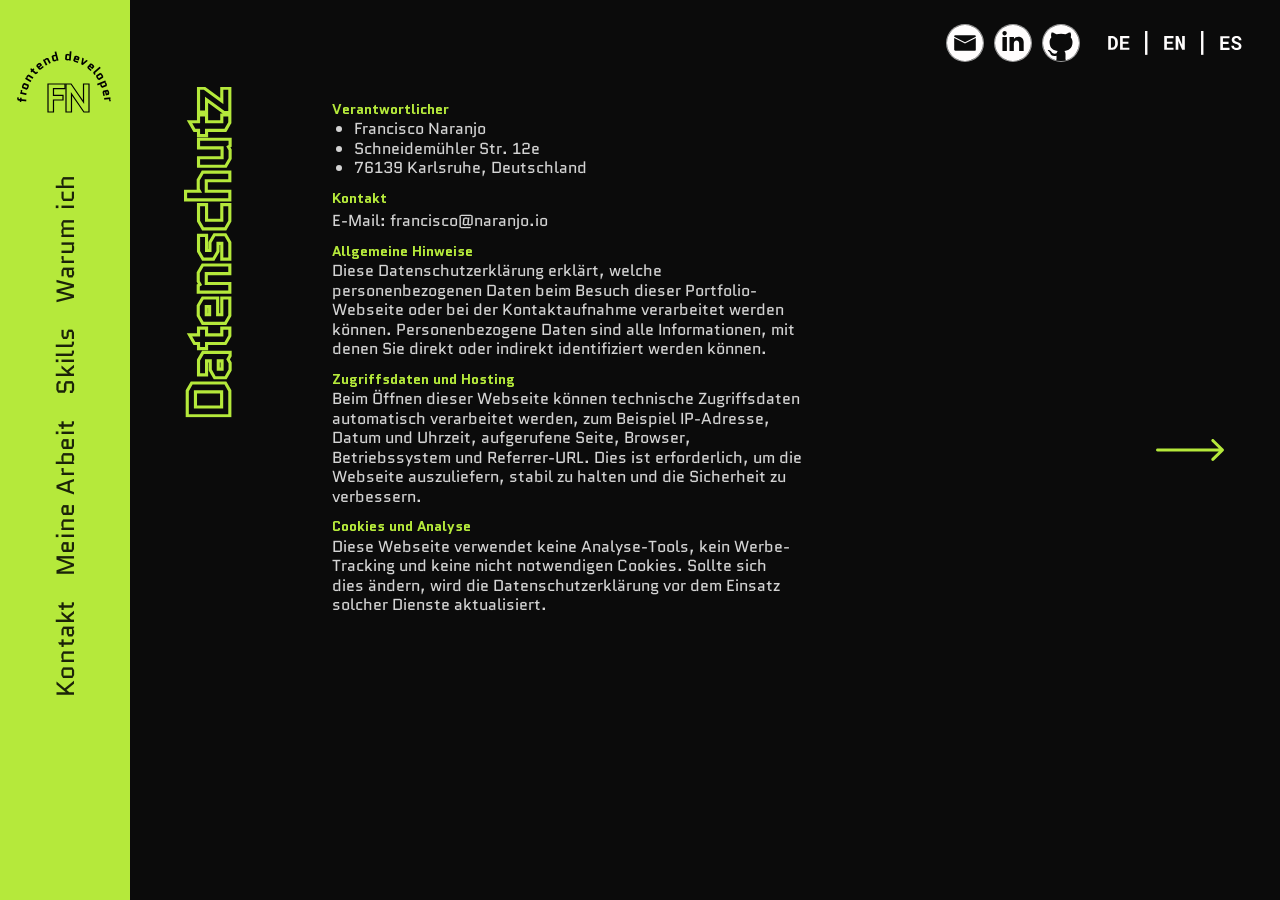
<file: de/datenschutz.html>
<!doctype html>
<html lang="de">
  <head>
    <meta charset="UTF-8" />
    <meta name="viewport" content="width=device-width, initial-scale=1.0" />
    <title>Datenschutzerklärung | Francisco Naranjo</title>

    <link rel="icon" type="image/png" href="../assets/favicon/favicon-96x96.png" sizes="96x96" />
    <link rel="icon" type="image/svg+xml" href="../assets/favicon/favicon.svg" />
    <link rel="shortcut icon" href="../assets/favicon/favicon.ico" />
    <link rel="apple-touch-icon" sizes="180x180" href="../assets/favicon/apple-touch-icon.png" />
    <link rel="manifest" href="../assets/favicon/site.webmanifest" />

    <link rel="preconnect" href="https://fonts.googleapis.com" />
    <link rel="preconnect" href="https://fonts.gstatic.com" crossorigin />
    <link href="https://fonts.googleapis.com/css2?family=Quantico:wght@700&display=swap" rel="stylesheet" />

    <link rel="stylesheet" href="../css/home.css" />
    <link rel="stylesheet" href="../css/home-mobile.css" />
    <link rel="stylesheet" href="../css/legal.css" />
    <link rel="stylesheet" href="../css/contact-mobile.css" />
    <link rel="stylesheet" href="../css/footer-mobile.css" />
    <link rel="stylesheet" href="../css/legal-mobile.css" />
  </head>

  <body>
    <header class="mobileBar">
      <a class="mobileBar__brand" href="./" aria-label="Startseite">
        <span class="mobileBar__brandText">
          <span class="mobileBar__brandF">F</span>
          <span class="mobileBar__brandN">N</span>
        </span>
      </a>

      <button
        class="mobileBar__toggle"
        type="button"
        aria-label="Menü öffnen"
        aria-expanded="false"
        aria-controls="mobileMenu"
      >
        <span></span>
        <span></span>
        <span></span>
      </button>
    </header>

    <nav class="mobileMenu" id="mobileMenu" aria-label="Mobile Navigation">
      <a class="mobileMenu__link mobileMenu__link--outline" href="./#why-me">Warum ich</a>
      <a class="mobileMenu__link mobileMenu__link--outline" href="./#skills">Skills</a>
      <a class="mobileMenu__link mobileMenu__link--outline" href="./#my-work">Meine Arbeit</a>
      <a class="mobileMenu__link mobileMenu__link--outline" href="./#contact-mobile-start">Kontakt</a>

      <div class="mobileMenu__lang">
        <a href="./datenschutz.html" lang="de" hreflang="de" aria-current="page">DE</a>
        <span class="mobileMenu__divider">|</span>
        <a href="../en/privacy-policy.html" lang="en" hreflang="en">EN</a>
        <span class="mobileMenu__divider">|</span>
        <a href="../es/privacidad.html" lang="es" hreflang="es">ES</a>
      </div>
    </nav>
    <aside class="sidebar" aria-label="Hauptnavigation">
      <a class="sidebar__badgeText" href="./" aria-label="Startseite">
        <svg class="sidebar__badgeArc" viewBox="0 -12 64 76" aria-hidden="true">
          <path id="badgeArcPath" d="M 4 40 A 28 32 0 0 1 60 40" fill="none"></path>
          <text class="sidebar__badgeArcText">
            <textPath href="#badgeArcPath" startOffset="50%" text-anchor="middle">frontend developer</textPath>
          </text>
        </svg>
        <span class="sidebar__badgeInitials">
          <span class="sidebar__badgeInitial sidebar__badgeInitial--f">F</span>
          <span class="sidebar__badgeInitial sidebar__badgeInitial--n">N</span>
        </span>
      </a>

      <nav class="sidebar__nav" aria-label="Bereiche">
        <a class="sidebar__link" href="./#why-me">Warum ich</a>
        <a class="sidebar__link" href="./#skills">Skills</a>
        <a class="sidebar__link" href="./#my-work">Meine Arbeit</a>
        <a class="sidebar__link" href="./#contact">Kontakt</a>
      </nav>
    </aside>

    <nav class="topbar">
      <div class="social" aria-label="Soziale Medien">
        <a class="social__btn icon icon--mail" href="mailto:francisco@naranjo.io" aria-label="E-Mail"></a>
        <a class="social__btn icon icon--linkedin" href="https://www.linkedin.com/in/francisco-naranjo-5a3480417/" target="_blank" rel="noopener noreferrer" aria-label="LinkedIn"></a>
        <a class="social__btn icon icon--github" href="https://github.com/OBO-WAN" target="_blank" rel="noopener noreferrer" aria-label="GitHub"></a>
      </div>

      <div class="lang" aria-label="Sprachumschalter">
        <a
          class="icon icon--de"
          href="./datenschutz.html"
          hreflang="de"
          lang="de"
          aria-current="page"
          aria-label="Deutsch"
        ></a>
        <span class="lang__divider icon icon--vline" aria-hidden="true"></span>
        <a
          class="icon icon--en"
          href="../en/privacy-policy.html"
          hreflang="en"
          lang="en"
          aria-label="English"
        ></a>
        <span class="lang__divider icon icon--vline" aria-hidden="true"></span>
        <a
          class="icon icon--es"
          href="../es/privacidad.html"
          hreflang="es"
          lang="es"
          aria-label="Español"
        ></a>
      </div>
    </nav>

    <main class="legalPage">
      <section class="legal">
        <div class="legal__columns">
          <div id="legal-start" class="legal__column legal__column--left">
            <a
              href="./"
              class="legal__mobileBack legalMobileOnly"
              aria-label="Zurück zur Startseite"
            >
              <img
                src="../assets/img/legalNotice/ArrowBack.svg"
                alt=""
                aria-hidden="true"
                class="legal__mobileBackIcon"
              />
            </a>


            <div class="legal__headline legal__headline--privacy-de">
              <h1 class="legal__mobileTitle">Datenschutzerklärung</h1>
              <img src="../assets/img/legalNotice/Datenschutz.svg" alt="Datenschutzerklärung" class="legal__headlineSvg" />
            </div>

            <div class="legal__leftContent">
              <div class="legal__block">
                <h2>Verantwortlicher</h2>
                <ul>
                  <li>Francisco Naranjo</li>
                  <li>Schneidemühler Str. 12e</li>
                  <li>76139 Karlsruhe, Deutschland</li>
                </ul>
              </div>
              <div class="legal__block">
                <p class="legal__label">Kontakt</p>
                <p>E-Mail: francisco@naranjo.io</p>
              </div>
              <div class="legal__block">
                <h2>Allgemeine Hinweise</h2>
                <p>
                  Diese Datenschutzerklärung erklärt, welche personenbezogenen Daten beim Besuch dieser Portfolio-Webseite oder bei der Kontaktaufnahme verarbeitet werden können. Personenbezogene Daten sind alle Informationen, mit denen Sie direkt oder indirekt identifiziert werden können.
                </p>
              </div>
              <div class="legal__block">
                <h2>Zugriffsdaten und Hosting</h2>
                <p>
                  Beim Öffnen dieser Webseite können technische Zugriffsdaten automatisch verarbeitet werden, zum Beispiel IP-Adresse, Datum und Uhrzeit, aufgerufene Seite, Browser, Betriebssystem und Referrer-URL. Dies ist erforderlich, um die Webseite auszuliefern, stabil zu halten und die Sicherheit zu verbessern.
                </p>
              </div>
              <div class="legal__block">
                <h2>Cookies und Analyse</h2>
                <p>
                  Diese Webseite verwendet keine Analyse-Tools, kein Werbe-Tracking und keine nicht notwendigen Cookies. Sollte sich dies ändern, wird die Datenschutzerklärung vor dem Einsatz solcher Dienste aktualisiert.
                </p>
              </div>
            </div>
            <a href="#legal-end" class="legal__middleArrow legal__middleArrow--footer" aria-label="Zu weiteren Datenschutzinformationen">
              <img src="../assets/img/legalNotice/ArrowRight.svg" alt="" aria-hidden="true" />
            </a>
          </div>

          <div class="legal__column legal__column--right">
              <div class="legal__block">
                <h2>Google Fonts</h2>
                <p>
                  Diese Seite lädt derzeit die Schriftart Quantico von Google-Servern. Bei dieser Anfrage kann Google technische Zugriffsdaten wie Ihre IP-Adresse erhalten. Um Drittanfragen zu vermeiden, kann die Schriftart lokal in den Projekt-Assets eingebunden werden.
                </p>
              </div>
              <div class="legal__block">
                <h2>Kontakt per E-Mail oder Telefon</h2>
                <p>
                  Wenn Sie mich kontaktieren, verarbeite ich die von Ihnen angegebenen Daten nur, um Ihre Anfrage zu beantworten und gegebenenfalls die Kommunikation zu Ihrem Projekt oder Anliegen fortzuführen.
                </p>
              </div>
              <div class="legal__block">
                <h2>Externe Links</h2>
                <p>
                  Die Social-Icons verlinken auf externe Dienste wie LinkedIn und GitHub. Vor dem aktiven Öffnen eines Links werden durch diese Webseite keine Daten an diese Dienste gesendet. Nach dem Klick gelten die Datenschutzregeln des jeweiligen Anbieters.
                </p>
              </div>
              <div class="legal__block">
                <h2>Ihre Rechte</h2>
                <p>
                  Nach der DSGVO können Sie Auskunft, Berichtigung, Löschung, Einschränkung der Verarbeitung und Datenübertragbarkeit verlangen sowie der Verarbeitung widersprechen. Außerdem können Sie sich bei einer zuständigen Aufsichtsbehörde beschweren.
                </p>
              </div>
              <div class="legal__block">
                <h2>Speicherung und Aktualisierungen</h2>
                <p>
                  Daten werden nur so lange gespeichert, wie sie für den genannten Zweck erforderlich sind oder gesetzliche Pflichten bestehen. Diese Datenschutzerklärung kann aktualisiert werden, wenn sich Webseite, Dienste oder rechtliche Anforderungen ändern.
                </p>
              </div>
              <div class="legal__block">
                <p>
                  Stand: 24. April 2026
                </p>
              </div>
          </div>

          <aside class="legal__aside" id="legal-end">
            <div class="legal__contactInfo">
              <a href="mailto:francisco@naranjo.io" class="legal__contactLink"><span>E-Mail: francisco@naranjo.io</span></a>
              <a href="tel:+4917640213984" class="legal__contactLink"><span>Tel: 0176 40213984</span></a>
            </div>

            <a href="#legal-start" class="legal__backArrow" aria-label="Zurück zum Anfang der Datenschutzerklärung">
              <img src="../assets/img/legalNotice/ArrowBack.svg" alt="" aria-hidden="true" />
            </a>

            <div class="legal__footerGroup">
              <div class="legal__footerLinks">
                <a href="./impressum.html">Impressum</a>
                <a href="./datenschutz.html">Datenschutzerklärung</a>
                <p>© Francisco Naranjo 2026</p>
              </div>
            </div>
          </aside>

          <div class="legal__endStripe" aria-hidden="true"></div>
        </div>
      </section>


      <div
        class="contactMobile__socialSection legalMobile__socialSection legalMobileOnly"
        aria-label="Soziale Medien"
      >
        <a
          href="#legal-start"
          class="contactMobile__backToTop"
          aria-label="Zurück zum Anfang der Datenschutzerklärung"
        >
          <img
            src="../assets/img/section/ArrowUP.svg"
            alt=""
            aria-hidden="true"
            class="contactMobile__backToTopIcon"
          />
        </a>

        <div class="contactMobile__socialLinks" aria-label="Soziale Medien">
          <a
            class="contactMobile__socialLink contactMobile__socialLink--mail"
            href="mailto:francisco@naranjo.io"
            aria-label="E-Mail"
          ></a>

           <a
            class="contactMobile__socialLink contactMobile__socialLink--linkedin"
            href="https://www.linkedin.com/in/francisco-naranjo-5a3480417/"
            target="_blank"
            rel="noopener noreferrer"
            aria-label="LinkedIn"
          ></a>

          <a
            class="contactMobile__socialLink contactMobile__socialLink--github"
            href="https://github.com/OBO-WAN"
            target="_blank"
            rel="noopener noreferrer"
            aria-label="GitHub"
          ></a>
        </div>
      </div>

      <footer id="footer" class="contact__footerSection legalMobileOnly">
        <div class="footerMobile">
          <a class="footerMobile__brand" href="./" aria-label="Startseite">
            <svg
              class="footerMobile__brandArc"
              viewBox="0 -12 64 76"
              aria-hidden="true"
            >
              <path
                id="footerMobileArcPath"
                d="M 4 40 A 28 32 0 0 1 60 40"
                fill="none"
              ></path>
              <text class="footerMobile__brandArcText">
                <textPath
                  href="#footerMobileArcPath"
                  startOffset="50%"
                  text-anchor="middle"
                >
                  frontend developer
                </textPath>
              </text>
            </svg>

            <span class="footerMobile__brandInitials">
              <span
                class="footerMobile__brandInitial footerMobile__brandInitial--f"
                >F</span
              >
              <span
                class="footerMobile__brandInitial footerMobile__brandInitial--n"
                >N</span
              >
            </span>
          </a>

          <p class="footerMobile__copyright">© Francisco Naranjo 2026</p>

          <div class="footerMobile__legal">
            <a href="./impressum.html" class="footerMobile__link">Impressum</a>
            <a href="./datenschutz.html" class="footerMobile__link">Datenschutzerklärung</a>
          </div>
        </div>
      </footer>
    </main>

    <script src="../js/legal-wheel.js" defer></script>
    <script>
      (() => {
        const toggle = document.querySelector(".mobileBar__toggle");
        const menu = document.getElementById("mobileMenu");

        if (!toggle || !menu) return;

        const closeMenu = () => {
          document.body.classList.remove("menu-open");
          toggle.setAttribute("aria-expanded", "false");
        };

        toggle.addEventListener("click", () => {
          const isOpen = document.body.classList.toggle("menu-open");
          toggle.setAttribute("aria-expanded", String(isOpen));
        });

        menu.querySelectorAll("a").forEach((link) => {
          link.addEventListener("click", closeMenu);
        });

        document.addEventListener("keydown", (event) => {
          if (event.key === "Escape") closeMenu();
        });
      })();
    </script>
  </body>
</html>
</file>
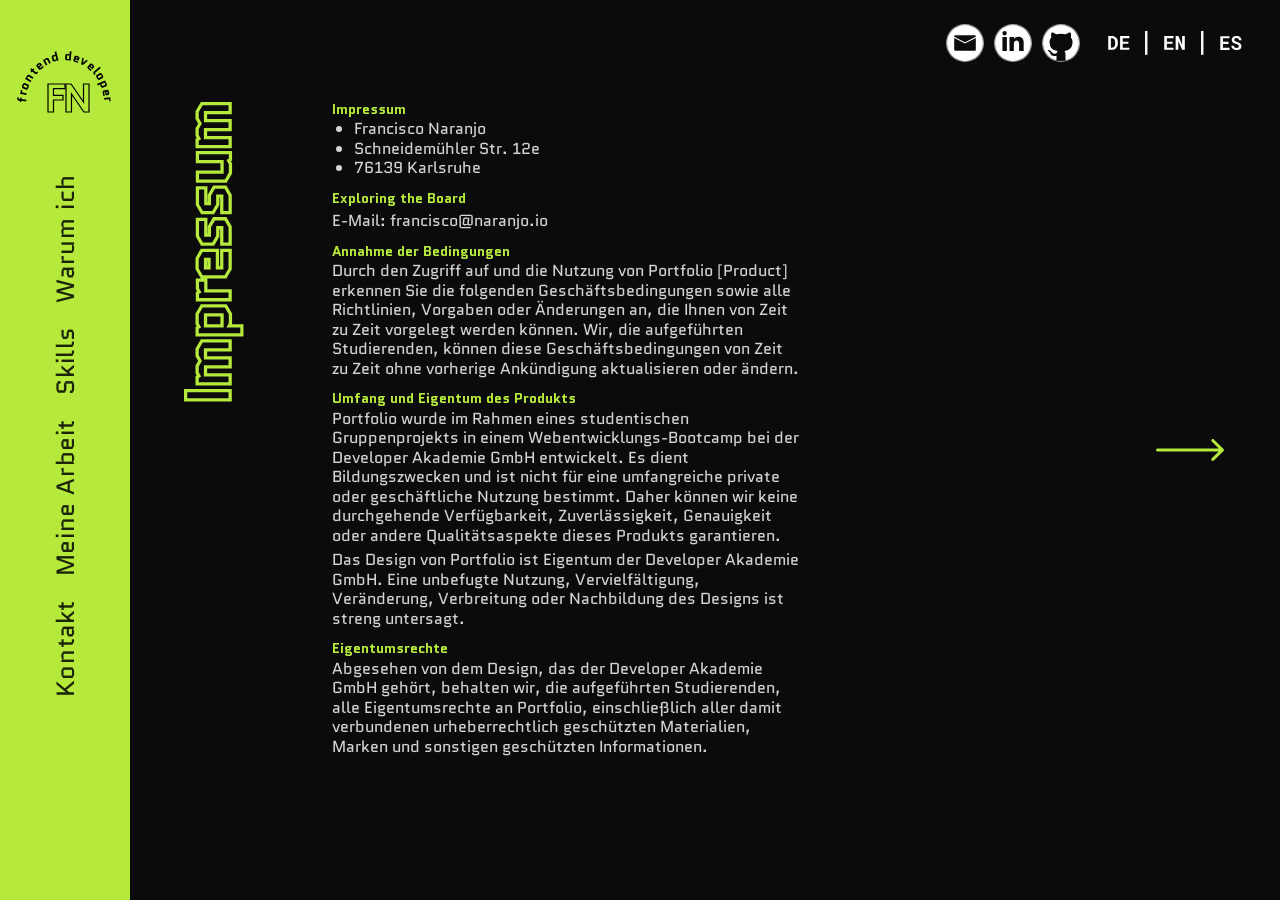
<file: de/impressum.html>
<!doctype html>
<html lang="de">
  <head>
    <meta charset="UTF-8" />
    <meta name="viewport" content="width=device-width, initial-scale=1.0" />
    <title>Impressum | Francisco Naranjo</title>

    <link
      rel="icon"
      type="image/png"
      href="../assets/favicon/favicon-96x96.png"
      sizes="96x96"
    />
    <link
      rel="icon"
      type="image/svg+xml"
      href="../assets/favicon/favicon.svg"
    />
    <link rel="shortcut icon" href="../assets/favicon/favicon.ico" />
    <link
      rel="apple-touch-icon"
      sizes="180x180"
      href="../assets/favicon/apple-touch-icon.png"
    />
    <link rel="manifest" href="../assets/favicon/site.webmanifest" />

    <link rel="preconnect" href="https://fonts.googleapis.com" />
    <link rel="preconnect" href="https://fonts.gstatic.com" crossorigin />
    <link
      href="https://fonts.googleapis.com/css2?family=Quantico:wght@700&display=swap"
      rel="stylesheet"
    />

    <link rel="stylesheet" href="../css/home.css" />
    <link rel="stylesheet" href="../css/home-mobile.css" />
    <link rel="stylesheet" href="../css/legal.css" />
    <link rel="stylesheet" href="../css/contact-mobile.css" />
    <link rel="stylesheet" href="../css/footer-mobile.css" />
    <link rel="stylesheet" href="../css/legal-mobile.css" />
  </head>

  <body>
    <header class="mobileBar">
      <a class="mobileBar__brand" href="./" aria-label="Startseite">
        <span class="mobileBar__brandText">
          <span class="mobileBar__brandF">F</span>
          <span class="mobileBar__brandN">N</span>
        </span>
      </a>

      <button
        class="mobileBar__toggle"
        type="button"
        aria-label="Menü öffnen"
        aria-expanded="false"
        aria-controls="mobileMenu"
      >
        <span></span>
        <span></span>
        <span></span>
      </button>
    </header>

    <nav class="mobileMenu" id="mobileMenu" aria-label="Mobile Navigation">
      <a class="mobileMenu__link mobileMenu__link--outline" href="./#why-me">Warum ich</a>
      <a class="mobileMenu__link mobileMenu__link--outline" href="./#skills">Skills</a>
      <a class="mobileMenu__link mobileMenu__link--outline" href="./#my-work">Meine Arbeit</a>
      <a class="mobileMenu__link mobileMenu__link--outline" href="./#contact-mobile-start">Kontakt</a>

      <div class="mobileMenu__lang">
        <a href="./impressum.html" lang="de" hreflang="de" aria-current="page">DE</a>
        <span class="mobileMenu__divider">|</span>
        <a href="../en/legal-notice.html" lang="en" hreflang="en">EN</a>
        <span class="mobileMenu__divider">|</span>
        <a href="../es/aviso-legal.html" lang="es" hreflang="es">ES</a>
      </div>
    </nav>
    <aside class="sidebar" aria-label="Primäre Navigation">
      <a class="sidebar__badgeText" href="./" aria-label="Startseite">
        <svg class="sidebar__badgeArc" viewBox="0 -12 64 76" aria-hidden="true">
          <path
            id="badgeArcPath"
            d="M 4 40 A 28 32 0 0 1 60 40"
            fill="none"
          ></path>
          <text class="sidebar__badgeArcText">
            <textPath
              href="#badgeArcPath"
              startOffset="50%"
              text-anchor="middle"
            >
              frontend developer
            </textPath>
          </text>
        </svg>
        <span class="sidebar__badgeInitials">
          <span class="sidebar__badgeInitial sidebar__badgeInitial--f">F</span>
          <span class="sidebar__badgeInitial sidebar__badgeInitial--n">N</span>
        </span>
      </a>

      <nav class="sidebar__nav" aria-label="Bereiche">
        <a class="sidebar__link" href="./#why-me">Warum ich</a>
        <a class="sidebar__link" href="./#skills">Skills</a>
        <a class="sidebar__link" href="./#my-work">Meine Arbeit</a>
        <a class="sidebar__link" href="./#contact">Kontakt</a>
      </nav>
    </aside>

    <nav class="topbar">
      <div class="social" aria-label="Soziale Medien">
        <a
          class="social__btn icon icon--mail"
          href="mailto:francisco@naranjo.io"
          aria-label="E-Mail"
        ></a>
         <a
          class="social__btn icon icon--linkedin"
          href="https://www.linkedin.com/in/francisco-naranjo-5a3480417/"
          target="_blank"
          rel="noopener noreferrer"
          aria-label="LinkedIn"
        ></a>
        <a
          class="social__btn icon icon--github"
          href="https://github.com/OBO-WAN"
          target="_blank"
          rel="noopener noreferrer"
          aria-label="GitHub"
        ></a>
      </div>

      <div class="lang" aria-label="Sprachauswahl">
        <a
          class="icon icon--de"
          href="./impressum.html"
          hreflang="de"
          lang="de"
          aria-current="page"
          aria-label="Deutsch"
        ></a>
        <span class="lang__divider icon icon--vline" aria-hidden="true"></span>
        <a
          class="icon icon--en"
          href="../en/legal-notice.html"
          hreflang="en"
          lang="en"
          aria-label="English"
        ></a>
        <span class="lang__divider icon icon--vline" aria-hidden="true"></span>
        <a
          class="icon icon--es"
          href="../es/aviso-legal.html"
          hreflang="es"
          lang="es"
          aria-label="Español"
        ></a>
      </div>
    </nav>

    <main class="legalPage">
      <section class="legal">
        <div class="legal__columns">
          <div id="legal-start" class="legal__column legal__column--left">
            <a
              href="./"
              class="legal__mobileBack legalMobileOnly"
              aria-label="Zurück zur Startseite"
            >
              <img
                src="../assets/img/legalNotice/ArrowBack.svg"
                alt=""
                aria-hidden="true"
                class="legal__mobileBackIcon"
              />
            </a>


            <div class="legal__headline">
              <h1 class="legal__mobileTitle">Impressum</h1>
              <img
                src="../assets/img/legalNotice/Impressum.svg"
                alt="Impressum"
                class="legal__headlineSvg"
              />
            </div>

            <div class="legal__leftContent">
              <div class="legal__block">
                <h2>Impressum</h2>
                <ul>
                  <li>Francisco Naranjo</li>
                  <li>
                    Schneidemühler Str. 12e
                  </li>
                  <li>76139 Karlsruhe</li>
                </ul>
              </div>

              <div class="legal__block">
                <p class="legal__label">Exploring the Board</p>
                <p>E-Mail: francisco@naranjo.io</p>
              </div>

              <div class="legal__block">
                <h2>Annahme der Bedingungen</h2>
                <p>
                  Durch den Zugriff auf und die Nutzung von Portfolio [Product]
                  erkennen Sie die folgenden Geschäftsbedingungen sowie alle
                  Richtlinien, Vorgaben oder Änderungen an, die Ihnen von Zeit
                  zu Zeit vorgelegt werden können. Wir, die aufgeführten
                  Studierenden, können diese Geschäftsbedingungen von Zeit zu
                  Zeit ohne vorherige Ankündigung aktualisieren oder ändern.
                </p>
              </div>

              <div class="legal__block">
                <h2>Umfang und Eigentum des Produkts</h2>
                <p>
                  Portfolio wurde im Rahmen eines studentischen Gruppenprojekts
                  in einem Webentwicklungs-Bootcamp bei der Developer Akademie
                  GmbH entwickelt. Es dient Bildungszwecken und ist nicht für
                  eine umfangreiche private oder geschäftliche Nutzung bestimmt.
                  Daher können wir keine durchgehende Verfügbarkeit,
                  Zuverlässigkeit, Genauigkeit oder andere Qualitätsaspekte
                  dieses Produkts garantieren.
                </p>
                <p>
                  Das Design von Portfolio ist Eigentum der Developer Akademie
                  GmbH. Eine unbefugte Nutzung, Vervielfältigung, Veränderung,
                  Verbreitung oder Nachbildung des Designs ist streng untersagt.
                </p>
              </div>

              <div class="legal__block">
                <h2>Eigentumsrechte</h2>
                <p>
                  Abgesehen von dem Design, das der Developer Akademie GmbH
                  gehört, behalten wir, die aufgeführten Studierenden, alle
                  Eigentumsrechte an Portfolio, einschließlich aller damit
                  verbundenen urheberrechtlich geschützten Materialien, Marken
                  und sonstigen geschützten Informationen.
                </p>
              </div>
            </div>
            <a
              href="#legal-end"
              class="legal__middleArrow legal__middleArrow--footer"
              aria-label="Zu den rechtlichen Kontaktdaten"
            >
              <img
                src="../assets/img/legalNotice/ArrowRight.svg"
                alt=""
                aria-hidden="true"
              />
            </a>
          </div>

          <div class="legal__column legal__column--right">
            <div class="legal__block">
              <h2>Nutzung des Produkts</h2>
              <p>
                Portfolio darf ausschließlich für rechtmäßige Zwecke und in
                Übereinstimmung mit allen geltenden Gesetzen und Vorschriften
                verwendet werden. Jede Nutzung von Portfolio für illegale
                Aktivitäten oder zur Belästigung, Schädigung, Bedrohung oder
                Einschüchterung anderer Personen ist streng untersagt. Sie sind
                allein für Ihre Interaktionen mit anderen Nutzern von Portfolio
                verantwortlich.
              </p>
            </div>

            <div class="legal__block">
              <h2>Haftungsausschluss und Haftungsbeschränkung</h2>
              <p>
                Portfolio wird „wie besehen“ und ohne jegliche Gewährleistung
                bereitgestellt, weder ausdrücklich noch stillschweigend,
                einschließlich, aber nicht beschränkt auf stillschweigende
                Gewährleistungen der Marktgängigkeit, Eignung für einen
                bestimmten Zweck und Nichtverletzung von Rechten. In keinem Fall
                haften wir, die aufgeführten Studierenden, oder die Developer
                Akademie für direkte, indirekte, zufällige, besondere, Folge-
                oder exemplarische Schäden, einschließlich, aber nicht
                beschränkt auf Schäden aus entgangenem Gewinn, Firmenwert,
                Nutzung, Daten oder anderen immateriellen Verlusten, selbst wenn
                wir auf die Möglichkeit solcher Schäden hingewiesen wurden, die
                aus der Nutzung oder Leistung von Portfolio entstehen oder damit
                zusammenhängen.
              </p>
            </div>

            <div class="legal__block">
              <h2>Freistellung</h2>
              <p>
                Sie erklären sich damit einverstanden, uns, die aufgeführten
                Studierenden, die Developer Akademie sowie unsere verbundenen
                Unternehmen, Partner, leitenden Angestellten, Direktoren,
                Vertreter und Mitarbeitenden von allen Ansprüchen, Forderungen,
                Verlusten, Schäden, Kosten oder Haftungen, einschließlich
                angemessener Rechtskosten, freizustellen, zu verteidigen und
                schadlos zu halten, die aus Ihrer Nutzung von Portfolio und/oder
                Ihrem Verstoß gegen dieses Impressum entstehen oder damit
                zusammenhängen.
              </p>
            </div>

            <div class="legal__block">
              <p>
                Bei Fragen oder Mitteilungen kontaktieren Sie uns bitte unter:
                francisco@naranjo.io
              </p>
              <p>Datum: 26. Juli 2025</p>
            </div>
          </div>

          <aside class="legal__aside" id="legal-end">
            <div class="legal__contactInfo">
              <a href="mailto:francisco@naranjo.io" class="legal__contactLink">
                <span>E-Mail: francisco@naranjo.io</span>
              </a>
              <a href="tel:+4917640213984" class="legal__contactLink">
                <span>Tel.: 0176 40213984</span>
              </a>
            </div>

            <a
              href="#legal-start"
              class="legal__backArrow"
              aria-label="Zurück zum Anfang des Impressums"
            >
              <img
                src="../assets/img/legalNotice/ArrowBack.svg"
                alt=""
                aria-hidden="true"
              />
            </a>

            <div class="legal__footerGroup">
              <div class="legal__footerLinks">
                <a href="./impressum.html">Impressum</a>
                <a href="./datenschutz.html">Datenschutzerklärung</a>
                <p>© Francisco Naranjo 2026</p>
              </div>
            </div>
          </aside>

          <div class="legal__endStripe" aria-hidden="true"></div>
        </div>
      </section>


      <div
        class="contactMobile__socialSection legalMobile__socialSection legalMobileOnly"
        aria-label="Soziale Medien"
      >
        <a
          href="#legal-start"
          class="contactMobile__backToTop"
          aria-label="Zurück zum Anfang des Impressums"
        >
          <img
            src="../assets/img/section/ArrowUP.svg"
            alt=""
            aria-hidden="true"
            class="contactMobile__backToTopIcon"
          />
        </a>

        <div class="contactMobile__socialLinks" aria-label="Soziale Medien">
          <a
            class="contactMobile__socialLink contactMobile__socialLink--mail"
            href="mailto:francisco@naranjo.io"
            aria-label="E-Mail"
          ></a>

           <a
            class="contactMobile__socialLink contactMobile__socialLink--linkedin"
            href="https://www.linkedin.com/in/francisco-naranjo-5a3480417/"
            target="_blank"
            rel="noopener noreferrer"
            aria-label="LinkedIn"
          ></a>

          <a
            class="contactMobile__socialLink contactMobile__socialLink--github"
            href="https://github.com/OBO-WAN"
            target="_blank"
            rel="noopener noreferrer"
            aria-label="GitHub"
          ></a>
        </div>
      </div>

      <footer id="footer" class="contact__footerSection legalMobileOnly">
        <div class="footerMobile">
          <a class="footerMobile__brand" href="./" aria-label="Startseite">
            <svg
              class="footerMobile__brandArc"
              viewBox="0 -12 64 76"
              aria-hidden="true"
            >
              <path
                id="footerMobileArcPath"
                d="M 4 40 A 28 32 0 0 1 60 40"
                fill="none"
              ></path>
              <text class="footerMobile__brandArcText">
                <textPath
                  href="#footerMobileArcPath"
                  startOffset="50%"
                  text-anchor="middle"
                >
                  frontend developer
                </textPath>
              </text>
            </svg>

            <span class="footerMobile__brandInitials">
              <span
                class="footerMobile__brandInitial footerMobile__brandInitial--f"
                >F</span
              >
              <span
                class="footerMobile__brandInitial footerMobile__brandInitial--n"
                >N</span
              >
            </span>
          </a>

          <p class="footerMobile__copyright">© Francisco Naranjo 2026</p>

          <div class="footerMobile__legal">
            <a href="./impressum.html" class="footerMobile__link">Impressum</a>
            <a href="./datenschutz.html" class="footerMobile__link">Datenschutzerklärung</a>
          </div>
        </div>
      </footer>
    </main>

    <script src="../js/legal-wheel.js" defer></script>
    <script>
      (() => {
        const toggle = document.querySelector(".mobileBar__toggle");
        const menu = document.getElementById("mobileMenu");

        if (!toggle || !menu) return;

        const closeMenu = () => {
          document.body.classList.remove("menu-open");
          toggle.setAttribute("aria-expanded", "false");
        };

        toggle.addEventListener("click", () => {
          const isOpen = document.body.classList.toggle("menu-open");
          toggle.setAttribute("aria-expanded", String(isOpen));
        });

        menu.querySelectorAll("a").forEach((link) => {
          link.addEventListener("click", closeMenu);
        });

        document.addEventListener("keydown", (event) => {
          if (event.key === "Escape") closeMenu();
        });
      })();
    </script>
  </body>
</html>
</file>
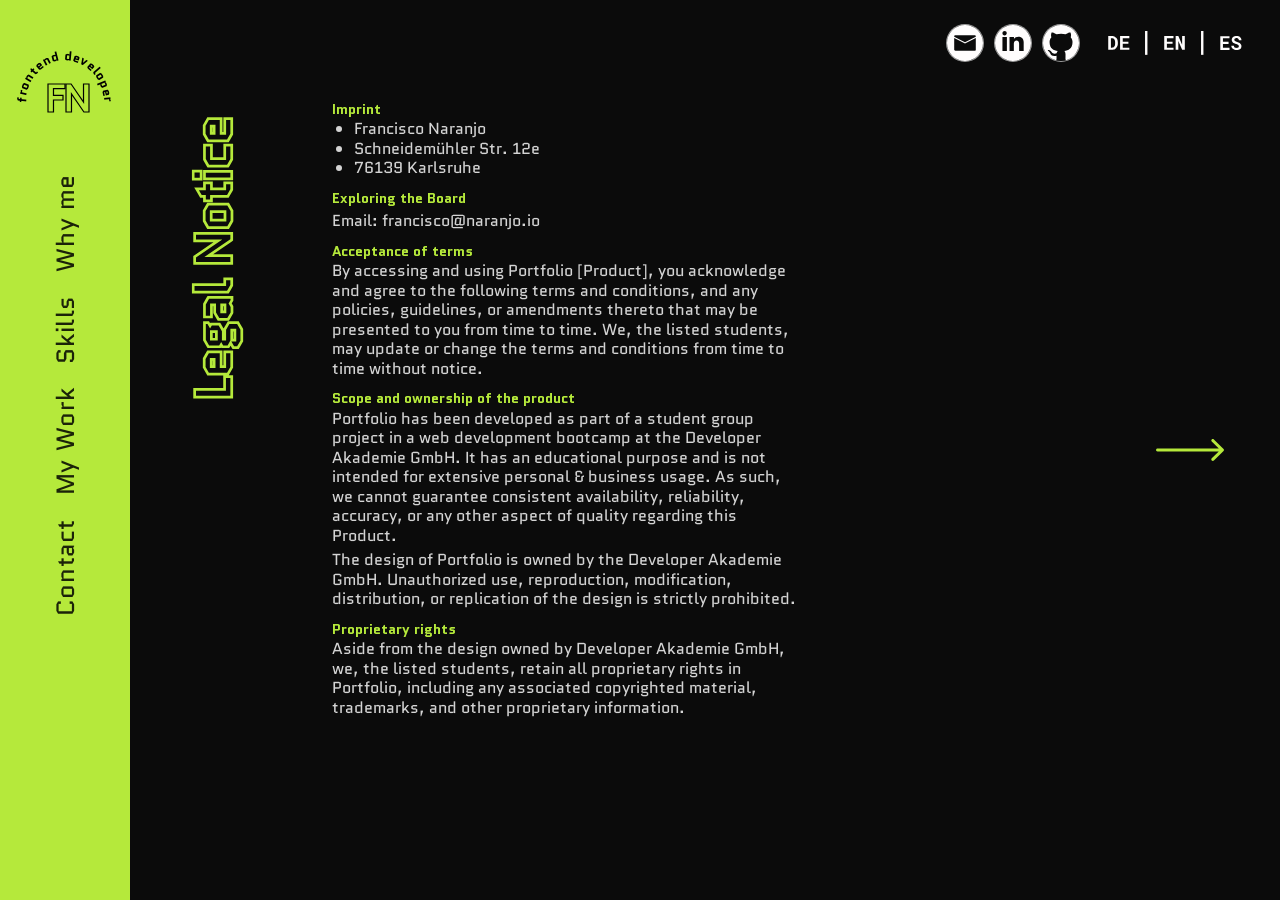
<file: en/legal-notice.html>
<!doctype html>
<html lang="en">
  <head>
    <meta charset="UTF-8" />
    <meta name="viewport" content="width=device-width, initial-scale=1.0" />
    <title>Legal Notice | Francisco Naranjo</title>

    <link
      rel="icon"
      type="image/png"
      href="../assets/favicon/favicon-96x96.png"
      sizes="96x96"
    />
    <link
      rel="icon"
      type="image/svg+xml"
      href="../assets/favicon/favicon.svg"
    />
    <link rel="shortcut icon" href="../assets/favicon/favicon.ico" />
    <link
      rel="apple-touch-icon"
      sizes="180x180"
      href="../assets/favicon/apple-touch-icon.png"
    />
    <link rel="manifest" href="../assets/favicon/site.webmanifest" />

    <link rel="preconnect" href="https://fonts.googleapis.com" />
    <link rel="preconnect" href="https://fonts.gstatic.com" crossorigin />
    <link
      href="https://fonts.googleapis.com/css2?family=Quantico:wght@700&display=swap"
      rel="stylesheet"
    />

    <link rel="stylesheet" href="../css/home.css" />
    <link rel="stylesheet" href="../css/home-mobile.css" />
    <link rel="stylesheet" href="../css/legal.css" />
    <link rel="stylesheet" href="../css/contact-mobile.css" />
    <link rel="stylesheet" href="../css/footer-mobile.css" />
    <link rel="stylesheet" href="../css/legal-mobile.css" />
  </head>

  <body>
    <header class="mobileBar">
      <a class="mobileBar__brand" href="./" aria-label="Home">
        <span class="mobileBar__brandText">
          <span class="mobileBar__brandF">F</span>
          <span class="mobileBar__brandN">N</span>
        </span>
      </a>

      <button
        class="mobileBar__toggle"
        type="button"
        aria-label="Open menu"
        aria-expanded="false"
        aria-controls="mobileMenu"
      >
        <span></span>
        <span></span>
        <span></span>
      </button>
    </header>

    <nav class="mobileMenu" id="mobileMenu" aria-label="Mobile navigation">
      <a class="mobileMenu__link mobileMenu__link--outline" href="./#why-me"
        >Why me</a
      >
      <a class="mobileMenu__link mobileMenu__link--outline" href="./#skills"
        >Skills</a
      >
      <a class="mobileMenu__link mobileMenu__link--outline" href="./#my-work"
        >My Work</a
      >
      <a
        class="mobileMenu__link mobileMenu__link--outline"
        href="./#contact-mobile-start"
        >Contact</a
      >

      <div class="mobileMenu__lang">
        <a href="../de/impressum.html" lang="de" hreflang="de">DE</a>
        <span class="mobileMenu__divider">|</span>
        <a
          href="./legal-notice.html"
          lang="en"
          hreflang="en"
          aria-current="page"
          >EN</a
        >
        <span class="mobileMenu__divider">|</span>
        <a href="../es/aviso-legal.html" lang="es" hreflang="es">ES</a>
      </div>
    </nav>
    <aside class="sidebar" aria-label="Primary">
      <a class="sidebar__badgeText" href="./" aria-label="Home">
        <svg class="sidebar__badgeArc" viewBox="0 -12 64 76" aria-hidden="true">
          <path
            id="badgeArcPath"
            d="M 4 40 A 28 32 0 0 1 60 40"
            fill="none"
          ></path>
          <text class="sidebar__badgeArcText">
            <textPath
              href="#badgeArcPath"
              startOffset="50%"
              text-anchor="middle"
            >
              frontend developer
            </textPath>
          </text>
        </svg>
        <span class="sidebar__badgeInitials">
          <span class="sidebar__badgeInitial sidebar__badgeInitial--f">F</span>
          <span class="sidebar__badgeInitial sidebar__badgeInitial--n">N</span>
        </span>
      </a>

      <nav class="sidebar__nav" aria-label="Sections">
        <a class="sidebar__link" href="./#why-me">Why me</a>
        <a class="sidebar__link" href="./#skills">Skills</a>
        <a class="sidebar__link" href="./#my-work">My Work</a>
        <a class="sidebar__link" href="./#contact">Contact</a>
      </nav>
    </aside>

    <nav class="topbar">
      <div class="social" aria-label="Social media">
        <a
          class="social__btn icon icon--mail"
          href="mailto:francisco@naranjo.io"
          aria-label="Email"
        ></a>
         <a
          class="social__btn icon icon--linkedin"
          href="https://www.linkedin.com/in/francisco-naranjo-5a3480417/"
          target="_blank"
          rel="noopener noreferrer"
          aria-label="LinkedIn"
        ></a> 
        <a
          class="social__btn icon icon--github"
          href="https://github.com/OBO-WAN"
          target="_blank"
          rel="noopener noreferrer"
          aria-label="GitHub"
        ></a>
      </div>

      <div class="lang" aria-label="Language switcher">
        <a
          class="icon icon--de"
          href="../de/impressum.html"
          hreflang="de"
          lang="de"
          aria-label="Deutsch"
        ></a>
        <span class="lang__divider icon icon--vline" aria-hidden="true"></span>
        <a
          class="icon icon--en"
          href="./legal-notice.html"
          hreflang="en"
          lang="en"
          aria-current="page"
          aria-label="English"
        ></a>
        <span class="lang__divider icon icon--vline" aria-hidden="true"></span>
        <a
          class="icon icon--es"
          href="../es/aviso-legal.html"
          hreflang="es"
          lang="es"
          aria-label="Español"
        ></a>
      </div>
    </nav>

    <main class="legalPage">
      <section class="legal">
        <div class="legal__columns">
          <div id="legal-start" class="legal__column legal__column--left">
            <a
              href="./"
              class="legal__mobileBack legalMobileOnly"
              aria-label="Back to home"
            >
              <img
                src="../assets/img/legalNotice/ArrowBack.svg"
                alt=""
                aria-hidden="true"
                class="legal__mobileBackIcon"
              />
            </a>

            <div class="legal__headline">
              <h1 class="legal__mobileTitle">Legal Notice</h1>
              <img
                src="../assets/img/legalNotice/legalNotice.svg"
                alt="Legal notice"
                class="legal__headlineSvg"
              />
            </div>

            <div class="legal__leftContent">
              <div class="legal__block">
                <h2>Imprint</h2>
                <ul>
                  <li>Francisco Naranjo</li>
                  <li>Schneidemühler Str. 12e</li>
                  <li>76139 Karlsruhe</li>
                </ul>
              </div>

              <div class="legal__block">
                <p class="legal__label">Exploring the Board</p>
                <p>Email: francisco@naranjo.io</p>
              </div>

              <div class="legal__block">
                <h2>Acceptance of terms</h2>
                <p>
                  By accessing and using Portfolio [Product], you acknowledge
                  and agree to the following terms and conditions, and any
                  policies, guidelines, or amendments thereto that may be
                  presented to you from time to time. We, the listed students,
                  may update or change the terms and conditions from time to
                  time without notice.
                </p>
              </div>

              <div class="legal__block">
                <h2>Scope and ownership of the product</h2>
                <p>
                  Portfolio has been developed as part of a student group
                  project in a web development bootcamp at the Developer
                  Akademie GmbH. It has an educational purpose and is not
                  intended for extensive personal &amp; business usage. As such,
                  we cannot guarantee consistent availability, reliability,
                  accuracy, or any other aspect of quality regarding this
                  Product.
                </p>
                <p>
                  The design of Portfolio is owned by the Developer Akademie
                  GmbH. Unauthorized use, reproduction, modification,
                  distribution, or replication of the design is strictly
                  prohibited.
                </p>
              </div>

              <div class="legal__block">
                <h2>Proprietary rights</h2>
                <p>
                  Aside from the design owned by Developer Akademie GmbH, we,
                  the listed students, retain all proprietary rights in
                  Portfolio, including any associated copyrighted material,
                  trademarks, and other proprietary information.
                </p>
              </div>
            </div>
            <a
              href="#legal-end"
              class="legal__middleArrow legal__middleArrow--footer"
              aria-label="Go to legal contact details"
            >
              <img
                src="../assets/img/legalNotice/ArrowRight.svg"
                alt=""
                aria-hidden="true"
              />
            </a>
          </div>

          <div class="legal__column legal__column--right">
            <div class="legal__block">
              <h2>Use of the product</h2>
              <p>
                Portfolio is intended to be used for lawful purposes only, in
                accordance with all applicable laws and regulations. Any use of
                Portfolio for illegal activities, or to harass, harm, threaten,
                or intimidate another person, is strictly prohibited. You are
                solely responsible for your interactions with other users of
                Portfolio.
              </p>
            </div>

            <div class="legal__block">
              <h2>Disclaimer of warranties and limitation of liability</h2>
              <p>
                Portfolio is provided “as is” without warranty of any kind,
                whether express or implied, including but not limited to the
                implied warranties of merchantability, fitness for a particular
                purpose, and non-infringement. In no event will we, the listed
                students, or the Developer Akademie, be liable for any direct,
                indirect, incidental, special, consequential or exemplary
                damages, including but not limited to, damages for loss of
                profits, goodwill, use, data, or other intangible losses, even
                if we have been advised of the possibility of such damages,
                arising out of or in connection with the use or performance of
                Portfolio.
              </p>
            </div>

            <div class="legal__block">
              <h2>Indemnity</h2>
              <p>
                You agree to indemnify, defend and hold harmless us, the listed
                students, the Developer Akademie, and our affiliates, partners,
                officers, directors, agents, and employees, from and against any
                claim, demand, loss, damage, cost, or liability (including
                reasonable legal fees) arising out of or relating to your use of
                Portfolio and/or your breach of this Legal Notice.
              </p>
            </div>

            <div class="legal__block">
              <p>
                For any questions or notices, please contact us at: francisco@naranjo.io
              </p>
              <p>Date: July 26, 2025</p>
            </div>
          </div>

          <aside class="legal__aside" id="legal-end">
            <div class="legal__contactInfo">
              <a
                href="mailto:francisco@naranjo.io"
                class="legal__contactLink"
              >
                <span>E-mail: francisco@naranjo.io</span>
              </a>
              <a href="tel:+4917640213984" class="legal__contactLink">
                <span>Tel: 0176 40213984</span>
              </a>
            </div>

            <a
              href="#legal-start"
              class="legal__backArrow"
              aria-label="Back to the beginning of the legal notice"
            >
              <img
                src="../assets/img/legalNotice/ArrowBack.svg"
                alt=""
                aria-hidden="true"
              />
            </a>

            <div class="legal__footerGroup">
              <div class="legal__footerLinks">
                <a href="./legal-notice.html">Legal notice</a>
                <a href="./privacy-policy.html">Privacy policy</a>
                <p>© Francisco Naranjo 2026</p>
              </div>
            </div>
          </aside>

          <div class="legal__endStripe" aria-hidden="true"></div>
        </div>
      </section>

      <div
        class="contactMobile__socialSection legalMobile__socialSection legalMobileOnly"
        aria-label="Social media"
      >
        <a
          href="#legal-start"
          class="contactMobile__backToTop"
          aria-label="Back to the beginning of the legal notice"
        >
          <img
            src="../assets/img/section/ArrowUP.svg"
            alt=""
            aria-hidden="true"
            class="contactMobile__backToTopIcon"
          />
        </a>

        <div class="contactMobile__socialLinks" aria-label="Social media">
          <a
            class="contactMobile__socialLink contactMobile__socialLink--mail"
            href="mailto:francisco@naranjo.io"
            aria-label="Email"
          ></a>

           <a
            class="contactMobile__socialLink contactMobile__socialLink--linkedin"
            href="https://www.linkedin.com/in/francisco-naranjo-5a3480417/"
            target="_blank"
            rel="noopener noreferrer"
            aria-label="LinkedIn"
          ></a>

          <a
            class="contactMobile__socialLink contactMobile__socialLink--github"
            href="https://github.com/OBO-WAN"
            target="_blank"
            rel="noopener noreferrer"
            aria-label="GitHub"
          ></a>
        </div>
      </div>

      <footer id="footer" class="contact__footerSection legalMobileOnly">
        <div class="footerMobile">
          <a class="footerMobile__brand" href="./" aria-label="Home">
            <svg
              class="footerMobile__brandArc"
              viewBox="0 -12 64 76"
              aria-hidden="true"
            >
              <path
                id="footerMobileArcPath"
                d="M 4 40 A 28 32 0 0 1 60 40"
                fill="none"
              ></path>
              <text class="footerMobile__brandArcText">
                <textPath
                  href="#footerMobileArcPath"
                  startOffset="50%"
                  text-anchor="middle"
                >
                  frontend developer
                </textPath>
              </text>
            </svg>

            <span class="footerMobile__brandInitials">
              <span
                class="footerMobile__brandInitial footerMobile__brandInitial--f"
                >F</span
              >
              <span
                class="footerMobile__brandInitial footerMobile__brandInitial--n"
                >N</span
              >
            </span>
          </a>

          <p class="footerMobile__copyright">© Francisco Naranjo 2026</p>

          <div class="footerMobile__legal">
            <a href="./legal-notice.html" class="footerMobile__link"
              >Legal notice</a
            >
            <a href="./privacy-policy.html" class="footerMobile__link"
              >Privacy policy</a
            >
          </div>
        </div>
      </footer>
    </main>

    <script src="../js/legal-wheel.js" defer></script>
    <script>
      (() => {
        const toggle = document.querySelector(".mobileBar__toggle");
        const menu = document.getElementById("mobileMenu");

        if (!toggle || !menu) return;

        const closeMenu = () => {
          document.body.classList.remove("menu-open");
          toggle.setAttribute("aria-expanded", "false");
        };

        toggle.addEventListener("click", () => {
          const isOpen = document.body.classList.toggle("menu-open");
          toggle.setAttribute("aria-expanded", String(isOpen));
        });

        menu.querySelectorAll("a").forEach((link) => {
          link.addEventListener("click", closeMenu);
        });

        document.addEventListener("keydown", (event) => {
          if (event.key === "Escape") closeMenu();
        });
      })();
    </script>
  </body>
</html>
</file>
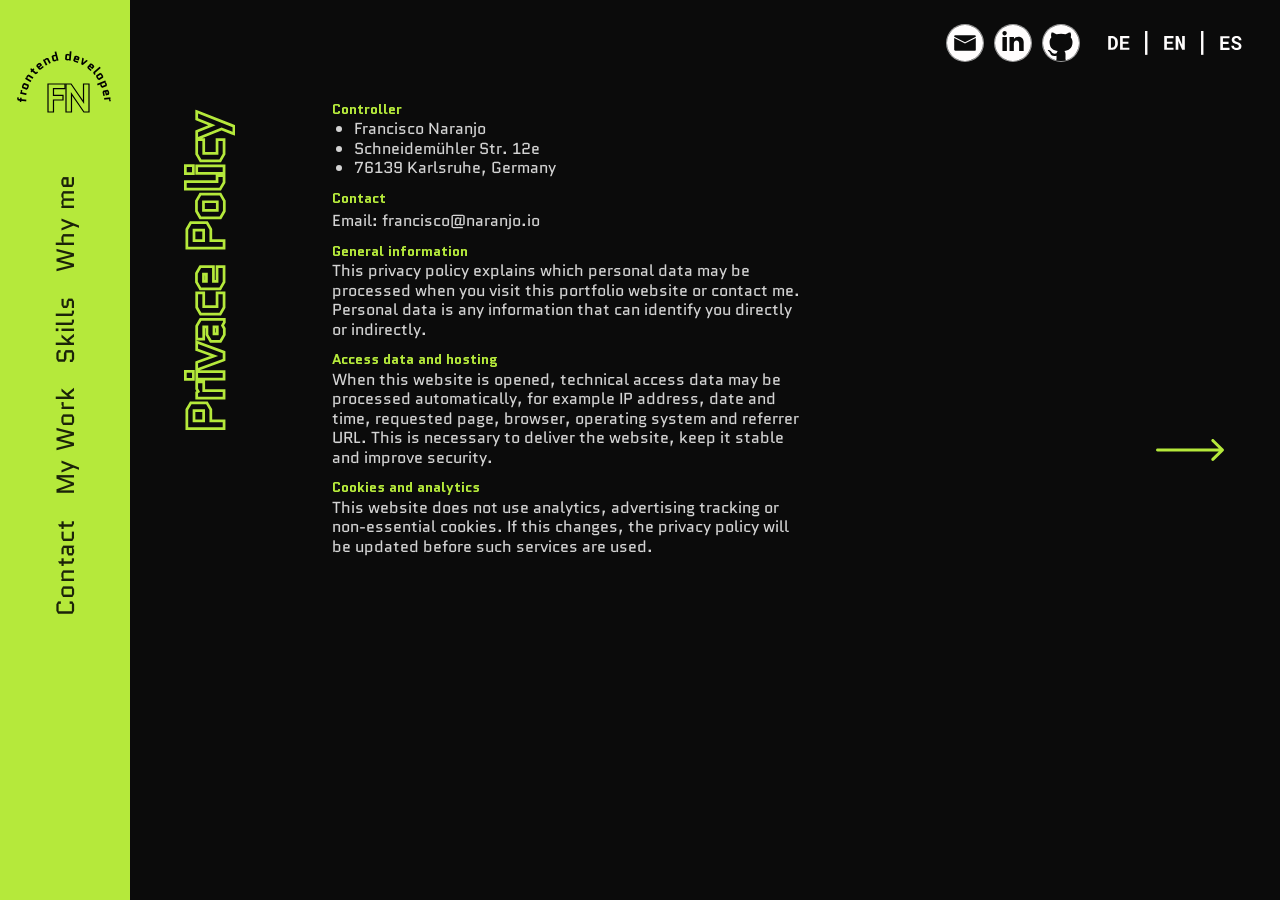
<file: en/privacy-policy.html>
<!doctype html>
<html lang="en">
  <head>
    <meta charset="UTF-8" />
    <meta name="viewport" content="width=device-width, initial-scale=1.0" />
    <title>Privacy Policy | Francisco Naranjo</title>

    <link
      rel="icon"
      type="image/png"
      href="../assets/favicon/favicon-96x96.png"
      sizes="96x96"
    />
    <link
      rel="icon"
      type="image/svg+xml"
      href="../assets/favicon/favicon.svg"
    />
    <link rel="shortcut icon" href="../assets/favicon/favicon.ico" />
    <link
      rel="apple-touch-icon"
      sizes="180x180"
      href="../assets/favicon/apple-touch-icon.png"
    />
    <link rel="manifest" href="../assets/favicon/site.webmanifest" />

    <link rel="preconnect" href="https://fonts.googleapis.com" />
    <link rel="preconnect" href="https://fonts.gstatic.com" crossorigin />
    <link
      href="https://fonts.googleapis.com/css2?family=Quantico:wght@700&display=swap"
      rel="stylesheet"
    />

    <link rel="stylesheet" href="../css/home.css" />
    <link rel="stylesheet" href="../css/home-mobile.css" />
    <link rel="stylesheet" href="../css/legal.css" />
    <link rel="stylesheet" href="../css/contact-mobile.css" />
    <link rel="stylesheet" href="../css/footer-mobile.css" />
    <link rel="stylesheet" href="../css/legal-mobile.css" />
  </head>

  <body>
    <header class="mobileBar">
      <a class="mobileBar__brand" href="./" aria-label="Home">
        <span class="mobileBar__brandText">
          <span class="mobileBar__brandF">F</span>
          <span class="mobileBar__brandN">N</span>
        </span>
      </a>

      <button
        class="mobileBar__toggle"
        type="button"
        aria-label="Open menu"
        aria-expanded="false"
        aria-controls="mobileMenu"
      >
        <span></span>
        <span></span>
        <span></span>
      </button>
    </header>

    <nav class="mobileMenu" id="mobileMenu" aria-label="Mobile navigation">
      <a class="mobileMenu__link mobileMenu__link--outline" href="./#why-me"
        >Why me</a
      >
      <a class="mobileMenu__link mobileMenu__link--outline" href="./#skills"
        >Skills</a
      >
      <a class="mobileMenu__link mobileMenu__link--outline" href="./#my-work"
        >My Work</a
      >
      <a
        class="mobileMenu__link mobileMenu__link--outline"
        href="./#contact-mobile-start"
        >Contact</a
      >

      <div class="mobileMenu__lang">
        <a href="../de/datenschutz.html" lang="de" hreflang="de">DE</a>
        <span class="mobileMenu__divider">|</span>
        <a
          href="./privacy-policy.html"
          lang="en"
          hreflang="en"
          aria-current="page"
          >EN</a
        >
        <span class="mobileMenu__divider">|</span>
        <a href="../es/privacidad.html" lang="es" hreflang="es">ES</a>
      </div>
    </nav>
    <aside class="sidebar" aria-label="Primary">
      <a class="sidebar__badgeText" href="./" aria-label="Home">
        <svg class="sidebar__badgeArc" viewBox="0 -12 64 76" aria-hidden="true">
          <path
            id="badgeArcPath"
            d="M 4 40 A 28 32 0 0 1 60 40"
            fill="none"
          ></path>
          <text class="sidebar__badgeArcText">
            <textPath
              href="#badgeArcPath"
              startOffset="50%"
              text-anchor="middle"
            >
              frontend developer
            </textPath>
          </text>
        </svg>
        <span class="sidebar__badgeInitials">
          <span class="sidebar__badgeInitial sidebar__badgeInitial--f">F</span>
          <span class="sidebar__badgeInitial sidebar__badgeInitial--n">N</span>
        </span>
      </a>

      <nav class="sidebar__nav" aria-label="Sections">
        <a class="sidebar__link" href="./#why-me">Why me</a>
        <a class="sidebar__link" href="./#skills">Skills</a>
        <a class="sidebar__link" href="./#my-work">My Work</a>
        <a class="sidebar__link" href="./#contact">Contact</a>
      </nav>
    </aside>

    <nav class="topbar">
      <div class="social" aria-label="Social media">
        <a
          class="social__btn icon icon--mail"
          href="mailto:francisco@naranjo.io"
          aria-label="Email"
        ></a>
        <a class="social__btn icon icon--linkedin" href="https://www.linkedin.com/in/francisco-naranjo-5a3480417/" target="_blank" rel="noopener noreferrer" aria-label="LinkedIn"></a> 
        <a
          class="social__btn icon icon--github"
          href="https://github.com/OBO-WAN"
          target="_blank"
          rel="noopener noreferrer"
          aria-label="GitHub"
        ></a>
      </div>

      <div class="lang" aria-label="Language switcher">
        <a
          class="icon icon--de"
          href="../de/datenschutz.html"
          hreflang="de"
          lang="de"
          aria-label="Deutsch"
        ></a>
        <span class="lang__divider icon icon--vline" aria-hidden="true"></span>
        <a
          class="icon icon--en"
          href="./privacy-policy.html"
          hreflang="en"
          lang="en"
          aria-current="page"
          aria-label="English"
        ></a>
        <span class="lang__divider icon icon--vline" aria-hidden="true"></span>
        <a
          class="icon icon--es"
          href="../es/privacidad.html"
          hreflang="es"
          lang="es"
          aria-label="Español"
        ></a>
      </div>
    </nav>

    <main class="legalPage">
      <section class="legal">
        <div class="legal__columns">
          <div id="legal-start" class="legal__column legal__column--left">
            <a
              href="./"
              class="legal__mobileBack legalMobileOnly"
              aria-label="Back to home"
            >
              <img
                src="../assets/img/legalNotice/ArrowBack.svg"
                alt=""
                aria-hidden="true"
                class="legal__mobileBackIcon"
              />
            </a>

            <div class="legal__headline legal__headline--privacy-en">
              <h1 class="legal__mobileTitle">Privacy Policy</h1>
              <img
                src="../assets/img/legalNotice/privacePolicy.svg"
                alt="Privacy policy"
                class="legal__headlineSvg"
              />
            </div>

            <div class="legal__leftContent">
              <div class="legal__block">
                <h2>Controller</h2>
                <ul>
                  <li>Francisco Naranjo</li>
                  <li>Schneidemühler Str. 12e</li>
                  <li>76139 Karlsruhe, Germany</li>
                </ul>
              </div>
              <div class="legal__block">
                <p class="legal__label">Contact</p>
                <p>Email: francisco@naranjo.io</p>
              </div>
              <div class="legal__block">
                <h2>General information</h2>
                <p>
                  This privacy policy explains which personal data may be
                  processed when you visit this portfolio website or contact me.
                  Personal data is any information that can identify you
                  directly or indirectly.
                </p>
              </div>
              <div class="legal__block">
                <h2>Access data and hosting</h2>
                <p>
                  When this website is opened, technical access data may be
                  processed automatically, for example IP address, date and
                  time, requested page, browser, operating system and referrer
                  URL. This is necessary to deliver the website, keep it stable
                  and improve security.
                </p>
              </div>
              <div class="legal__block">
                <h2>Cookies and analytics</h2>
                <p>
                  This website does not use analytics, advertising tracking or
                  non-essential cookies. If this changes, the privacy policy
                  will be updated before such services are used.
                </p>
              </div>
            </div>
            <a
              href="#legal-end"
              class="legal__middleArrow legal__middleArrow--footer"
              aria-label="Go to more privacy policy details"
            >
              <img
                src="../assets/img/legalNotice/ArrowRight.svg"
                alt=""
                aria-hidden="true"
              />
            </a>
          </div>

          <div class="legal__column legal__column--right">
            <div class="legal__block">
              <h2>Google Fonts</h2>
              <p>
                This page currently loads the Quantico font from Google servers.
                For that request, Google may receive technical access data such
                as your IP address. To avoid third-party requests, the font can
                be self-hosted in the project assets.
              </p>
            </div>
            <div class="legal__block">
              <h2>Contact by email or phone</h2>
              <p>
                If you contact me, I process the data you provide only to answer
                your request and, where applicable, to continue communication
                about your project or inquiry.
              </p>
            </div>
            <div class="legal__block">
              <h2>External links</h2>
              <p>
                The social icons link to external services such as LinkedIn and
                GitHub. No data is sent to those services by this website before
                you actively open the link. After clicking, the privacy rules of
                the external provider apply.
              </p>
            </div>
            <div class="legal__block">
              <h2>Your rights</h2>
              <p>
                Under the GDPR you may request access, rectification, erasure,
                restriction of processing, data portability and object to
                processing. You may also lodge a complaint with a competent
                supervisory authority.
              </p>
            </div>
            <div class="legal__block">
              <h2>Retention and updates</h2>
              <p>
                Data is kept only as long as needed for the stated purpose or as
                required by law. This privacy policy may be updated when the
                website, services or legal requirements change.
              </p>
            </div>
            <div class="legal__block">
              <p>Last updated: April 24, 2026</p>
            </div>
          </div>

          <aside class="legal__aside" id="legal-end">
            <div class="legal__contactInfo">
              <a
                href="mailto:francisco@naranjo.io"
                class="legal__contactLink"
                ><span>E-mail: francisco@naranjo.io</span></a
              >
              <a href="tel:+4917640213984" class="legal__contactLink"
                ><span>Tel: 0176 40213984</span></a
              >
            </div>

            <a
              href="#legal-start"
              class="legal__backArrow"
              aria-label="Back to the beginning of the privacy policy"
            >
              <img
                src="../assets/img/legalNotice/ArrowBack.svg"
                alt=""
                aria-hidden="true"
              />
            </a>

            <div class="legal__footerGroup">
              <div class="legal__footerLinks">
                <a href="./legal-notice.html">Legal notice</a>
                <a href="./privacy-policy.html">Privacy policy</a>
                <p>© Francisco Naranjo 2026</p>
              </div>
            </div>
          </aside>

          <div class="legal__endStripe" aria-hidden="true"></div>
        </div>
      </section>

      <div
        class="contactMobile__socialSection legalMobile__socialSection legalMobileOnly"
        aria-label="Social media"
      >
        <a
          href="#legal-start"
          class="contactMobile__backToTop"
          aria-label="Back to the beginning of the privacy policy"
        >
          <img
            src="../assets/img/section/ArrowUP.svg"
            alt=""
            aria-hidden="true"
            class="contactMobile__backToTopIcon"
          />
        </a>

        <div class="contactMobile__socialLinks" aria-label="Social media">
          <a
            class="contactMobile__socialLink contactMobile__socialLink--mail"
            href="mailto:francisco@naranjo.io"
            aria-label="Email"
          ></a>

           <a
            class="contactMobile__socialLink contactMobile__socialLink--linkedin"
            href="https://www.linkedin.com/in/francisco-naranjo-5a3480417"
            target="_blank"
            rel="noopener noreferrer"
            aria-label="LinkedIn"
          ></a> 

          <a
            class="contactMobile__socialLink contactMobile__socialLink--github"
            href="https://github.com/OBO-WAN"
            target="_blank"
            rel="noopener noreferrer"
            aria-label="GitHub"
          ></a>
        </div>
      </div>

      <footer id="footer" class="contact__footerSection legalMobileOnly">
        <div class="footerMobile">
          <a class="footerMobile__brand" href="./" aria-label="Home">
            <svg
              class="footerMobile__brandArc"
              viewBox="0 -12 64 76"
              aria-hidden="true"
            >
              <path
                id="footerMobileArcPath"
                d="M 4 40 A 28 32 0 0 1 60 40"
                fill="none"
              ></path>
              <text class="footerMobile__brandArcText">
                <textPath
                  href="#footerMobileArcPath"
                  startOffset="50%"
                  text-anchor="middle"
                >
                  frontend developer
                </textPath>
              </text>
            </svg>

            <span class="footerMobile__brandInitials">
              <span
                class="footerMobile__brandInitial footerMobile__brandInitial--f"
                >F</span
              >
              <span
                class="footerMobile__brandInitial footerMobile__brandInitial--n"
                >N</span
              >
            </span>
          </a>

          <p class="footerMobile__copyright">© Francisco Naranjo 2026</p>

          <div class="footerMobile__legal">
            <a href="./legal-notice.html" class="footerMobile__link"
              >Legal notice</a
            >
            <a href="./privacy-policy.html" class="footerMobile__link"
              >Privacy policy</a
            >
          </div>
        </div>
      </footer>
    </main>

    <script src="../js/legal-wheel.js" defer></script>
    <script>
      (() => {
        const toggle = document.querySelector(".mobileBar__toggle");
        const menu = document.getElementById("mobileMenu");

        if (!toggle || !menu) return;

        const closeMenu = () => {
          document.body.classList.remove("menu-open");
          toggle.setAttribute("aria-expanded", "false");
        };

        toggle.addEventListener("click", () => {
          const isOpen = document.body.classList.toggle("menu-open");
          toggle.setAttribute("aria-expanded", String(isOpen));
        });

        menu.querySelectorAll("a").forEach((link) => {
          link.addEventListener("click", closeMenu);
        });

        document.addEventListener("keydown", (event) => {
          if (event.key === "Escape") closeMenu();
        });
      })();
    </script>
  </body>
</html>
</file>
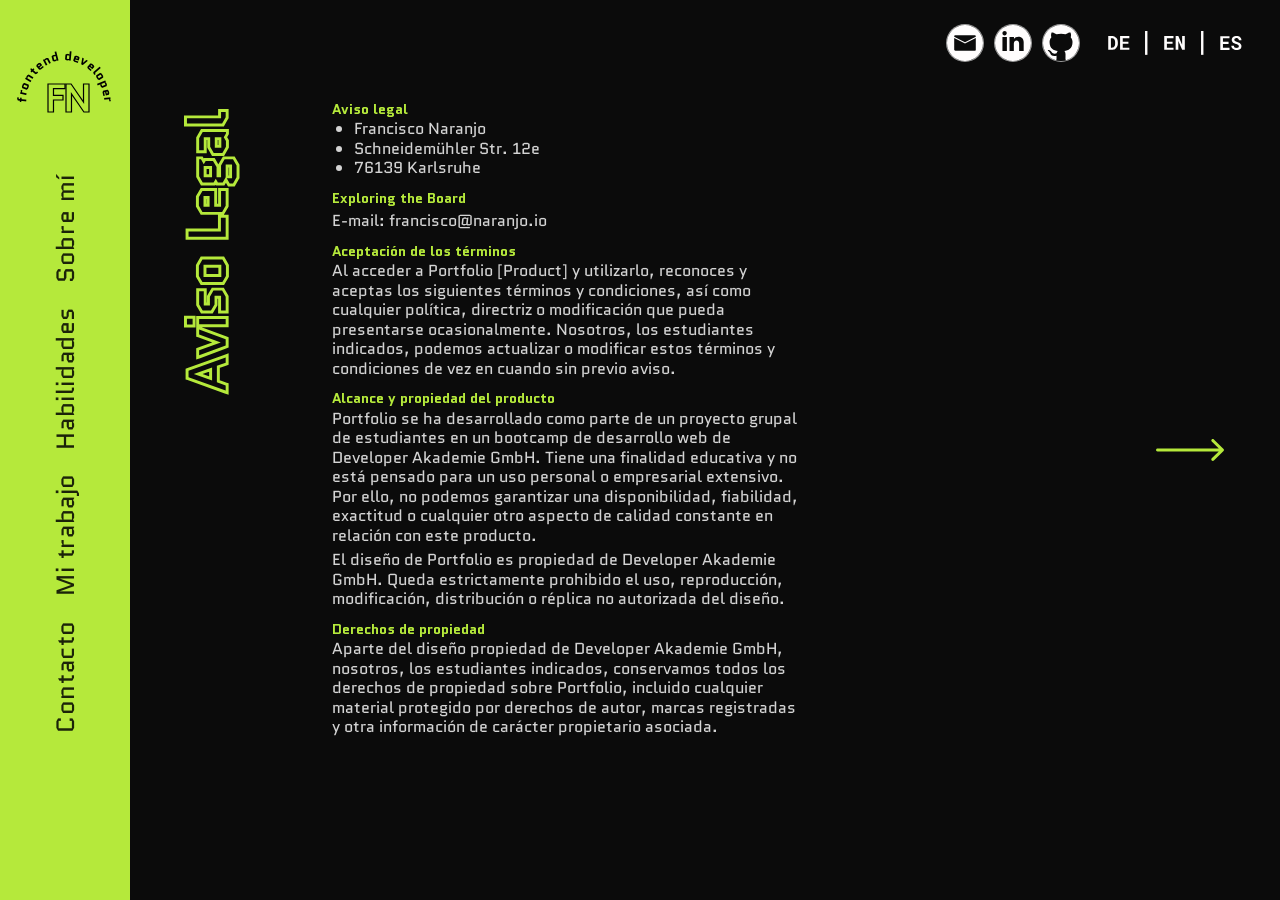
<file: es/aviso-legal.html>
<!doctype html>
<html lang="es">
  <head>
    <meta charset="UTF-8" />
    <meta name="viewport" content="width=device-width, initial-scale=1.0" />
    <title>Aviso legal | Francisco Naranjo</title>

    <link
      rel="icon"
      type="image/png"
      href="../assets/favicon/favicon-96x96.png"
      sizes="96x96"
    />
    <link
      rel="icon"
      type="image/svg+xml"
      href="../assets/favicon/favicon.svg"
    />
    <link rel="shortcut icon" href="../assets/favicon/favicon.ico" />
    <link
      rel="apple-touch-icon"
      sizes="180x180"
      href="../assets/favicon/apple-touch-icon.png"
    />
    <link rel="manifest" href="../assets/favicon/site.webmanifest" />

    <link rel="preconnect" href="https://fonts.googleapis.com" />
    <link rel="preconnect" href="https://fonts.gstatic.com" crossorigin />
    <link
      href="https://fonts.googleapis.com/css2?family=Quantico:wght@700&display=swap"
      rel="stylesheet"
    />

    <link rel="stylesheet" href="../css/home.css" />
    <link rel="stylesheet" href="../css/home-mobile.css" />
    <link rel="stylesheet" href="../css/legal.css" />
    <link rel="stylesheet" href="../css/contact-mobile.css" />
    <link rel="stylesheet" href="../css/footer-mobile.css" />
    <link rel="stylesheet" href="../css/legal-mobile.css" />
  </head>

  <body>
    <header class="mobileBar">
      <a class="mobileBar__brand" href="./" aria-label="Inicio">
        <span class="mobileBar__brandText">
          <span class="mobileBar__brandF">F</span>
          <span class="mobileBar__brandN">N</span>
        </span>
      </a>

      <button
        class="mobileBar__toggle"
        type="button"
        aria-label="Abrir menú"
        aria-expanded="false"
        aria-controls="mobileMenu"
      >
        <span></span>
        <span></span>
        <span></span>
      </button>
    </header>

    <nav class="mobileMenu" id="mobileMenu" aria-label="Navegación móvil">
      <a class="mobileMenu__link mobileMenu__link--outline" href="./#why-me">Por qué yo</a>
      <a class="mobileMenu__link mobileMenu__link--outline" href="./#skills">Habilidades</a>
      <a class="mobileMenu__link mobileMenu__link--outline" href="./#my-work">Mi trabajo</a>
      <a class="mobileMenu__link mobileMenu__link--outline" href="./#contact-mobile-start">Contacto</a>

      <div class="mobileMenu__lang">
        <a href="../de/impressum.html" lang="de" hreflang="de">DE</a>
        <span class="mobileMenu__divider">|</span>
        <a href="../en/legal-notice.html" lang="en" hreflang="en">EN</a>
        <span class="mobileMenu__divider">|</span>
        <a href="./aviso-legal.html" lang="es" hreflang="es" aria-current="page">ES</a>
      </div>
    </nav>
    <aside class="sidebar" aria-label="Principal">
      <a class="sidebar__badgeText" href="./" aria-label="Inicio">
        <svg class="sidebar__badgeArc" viewBox="0 -12 64 76" aria-hidden="true">
          <path
            id="badgeArcPath"
            d="M 4 40 A 28 32 0 0 1 60 40"
            fill="none"
          ></path>
          <text class="sidebar__badgeArcText">
            <textPath
              href="#badgeArcPath"
              startOffset="50%"
              text-anchor="middle"
            >
              frontend developer
            </textPath>
          </text>
        </svg>
        <span class="sidebar__badgeInitials">
          <span class="sidebar__badgeInitial sidebar__badgeInitial--f">F</span>
          <span class="sidebar__badgeInitial sidebar__badgeInitial--n">N</span>
        </span>
      </a>

      <nav class="sidebar__nav" aria-label="Secciones">
        <a class="sidebar__link" href="./#why-me">Sobre mí</a>
        <a class="sidebar__link" href="./#skills">Habilidades</a>
        <a class="sidebar__link" href="./#my-work">Mi trabajo</a>
        <a class="sidebar__link" href="./#contact">Contacto</a>
      </nav>
    </aside>

    <nav class="topbar">
      <div class="social" aria-label="Redes sociales">
        <a
          class="social__btn icon icon--mail"
          href="mailto:francisco@naranjo.io"
          aria-label="E-mail"
        ></a>
         <a
          class="social__btn icon icon--linkedin"
          href="https://www.linkedin.com/in/francisco-naranjo-5a3480417/"
          target="_blank"
          rel="noopener noreferrer"
          aria-label="LinkedIn"
        ></a>
        <a
          class="social__btn icon icon--github"
          href="https://github.com/OBO-WAN"
          target="_blank"
          rel="noopener noreferrer"
          aria-label="GitHub"
        ></a>
      </div>

      <div class="lang" aria-label="Selector de idioma">
        <a
          class="icon icon--de"
          href="../de/impressum.html"
          hreflang="de"
          lang="de"
          aria-label="Deutsch"
        ></a>
        <span class="lang__divider icon icon--vline" aria-hidden="true"></span>
        <a
          class="icon icon--en"
          href="../en/legal-notice.html"
          hreflang="en"
          lang="en"
          aria-label="English"
        ></a>
        <span class="lang__divider icon icon--vline" aria-hidden="true"></span>
        <a
          class="icon icon--es"
          href="./aviso-legal.html"
          hreflang="es"
          lang="es"
          aria-current="page"
          aria-label="Español"
        ></a>
      </div>
    </nav>

    <main class="legalPage">
      <section class="legal">
        <div class="legal__columns">
          <div id="legal-start" class="legal__column legal__column--left">
            <a
              href="./"
              class="legal__mobileBack legalMobileOnly"
              aria-label="Volver a la página de inicio"
            >
              <img
                src="../assets/img/legalNotice/ArrowBack.svg"
                alt=""
                aria-hidden="true"
                class="legal__mobileBackIcon"
              />
            </a>

            <div class="legal__headline legal__headline--notice-es">
              <h1 class="legal__mobileTitle">Aviso legal</h1>
              <img
                src="../assets/img/legalNotice/AvisoLegal.svg"
                alt="Aviso legal"
                class="legal__headlineSvg"
              />
            </div>

            <div class="legal__leftContent">
              <div class="legal__block">
                <h2>Aviso legal</h2>
                <ul>
                  <li>Francisco Naranjo</li>
                  <li>
                    Schneidemühler Str. 12e
                  </li>
                  <li>76139 Karlsruhe</li>
                </ul>
              </div>

              <div class="legal__block">
                <p class="legal__label">Exploring the Board</p>
                <p>E-mail: francisco@naranjo.io</p>
              </div>

              <div class="legal__block">
                <h2>Aceptación de los términos</h2>
                <p>
                  Al acceder a Portfolio [Product] y utilizarlo, reconoces y
                  aceptas los siguientes términos y condiciones, así como
                  cualquier política, directriz o modificación que pueda
                  presentarse ocasionalmente. Nosotros, los estudiantes
                  indicados, podemos actualizar o modificar estos términos y
                  condiciones de vez en cuando sin previo aviso.
                </p>
              </div>

              <div class="legal__block">
                <h2>Alcance y propiedad del producto</h2>
                <p>
                  Portfolio se ha desarrollado como parte de un proyecto grupal
                  de estudiantes en un bootcamp de desarrollo web de Developer
                  Akademie GmbH. Tiene una finalidad educativa y no está pensado
                  para un uso personal o empresarial extensivo. Por ello, no
                  podemos garantizar una disponibilidad, fiabilidad, exactitud o
                  cualquier otro aspecto de calidad constante en relación con
                  este producto.
                </p>
                <p>
                  El diseño de Portfolio es propiedad de Developer Akademie
                  GmbH. Queda estrictamente prohibido el uso, reproducción,
                  modificación, distribución o réplica no autorizada del diseño.
                </p>
              </div>

              <div class="legal__block">
                <h2>Derechos de propiedad</h2>
                <p>
                  Aparte del diseño propiedad de Developer Akademie GmbH,
                  nosotros, los estudiantes indicados, conservamos todos los
                  derechos de propiedad sobre Portfolio, incluido cualquier
                  material protegido por derechos de autor, marcas registradas y
                  otra información de carácter propietario asociada.
                </p>
              </div>
            </div>
            <a
              href="#legal-end"
              class="legal__middleArrow legal__middleArrow--footer"
              aria-label="Ir a los datos de contacto legales"
            >
              <img
                src="../assets/img/legalNotice/ArrowRight.svg"
                alt=""
                aria-hidden="true"
              />
            </a>
          </div>

          <div class="legal__column legal__column--right">
            <div class="legal__block">
              <h2>Uso del producto</h2>
              <p>
                Portfolio está destinado exclusivamente a fines lícitos y debe
                utilizarse de acuerdo con todas las leyes y normativas
                aplicables. Queda estrictamente prohibido cualquier uso de
                Portfolio para actividades ilegales o para acosar, dañar,
                amenazar o intimidar a otra persona. Eres el único responsable
                de tus interacciones con otros usuarios de Portfolio.
              </p>
            </div>

            <div class="legal__block">
              <h2>Exención de garantías y limitación de responsabilidad</h2>
              <p>
                Portfolio se proporciona “tal cual”, sin garantía de ningún
                tipo, ya sea expresa o implícita, incluidas, entre otras, las
                garantías implícitas de comerciabilidad, idoneidad para un fin
                particular y no infracción. En ningún caso nosotros, los
                estudiantes indicados, ni Developer Akademie seremos
                responsables de daños directos, indirectos, incidentales,
                especiales, consecuentes o ejemplares, incluidos, entre otros,
                daños por pérdida de beneficios, fondo de comercio, uso, datos u
                otras pérdidas intangibles, incluso si se nos hubiera advertido
                de la posibilidad de dichos daños, derivados o relacionados con
                el uso o el funcionamiento de Portfolio.
              </p>
            </div>

            <div class="legal__block">
              <h2>Indemnización</h2>
              <p>
                Aceptas indemnizar, defender y eximir de responsabilidad a
                nosotros, los estudiantes indicados, a Developer Akademie y a
                nuestros afiliados, socios, directivos, administradores, agentes
                y empleados frente a cualquier reclamación, demanda, pérdida,
                daño, coste o responsabilidad, incluidos honorarios legales
                razonables, que surjan de tu uso de Portfolio y/o de tu
                incumplimiento de este aviso legal o estén relacionados con ello.
              </p>
            </div>

            <div class="legal__block">
              <p>
                Para cualquier pregunta o notificación, ponte en contacto con
                nosotros en: francisco@naranjo.io
              </p>
              <p>Fecha: 26 de julio de 2025</p>
            </div>
          </div>

          <aside class="legal__aside" id="legal-end">
            <div class="legal__contactInfo">
              <a href="mailto:francisco@naranjo.io" class="legal__contactLink">
                <span>E-mail: francisco@naranjo.io</span>
              </a>
              <a href="tel:+4917640213984" class="legal__contactLink">
                <span>Tel.: 0176 40213984</span>
              </a>
            </div>

            <a
              href="#legal-start"
              class="legal__backArrow"
              aria-label="Volver al inicio del aviso legal"
            >
              <img
                src="../assets/img/legalNotice/ArrowBack.svg"
                alt=""
                aria-hidden="true"
              />
            </a>

            <div class="legal__footerGroup">
              <div class="legal__footerLinks">
                <a href="./aviso-legal.html">Aviso legal</a>
                <a href="./privacidad.html">Política de privacidad</a>
                <p>© Francisco Naranjo 2026</p>
              </div>
            </div>
          </aside>

          <div class="legal__endStripe" aria-hidden="true"></div>
        </div>
      </section>


      <div
        class="contactMobile__socialSection legalMobile__socialSection legalMobileOnly"
        aria-label="Redes sociales"
      >
        <a
          href="#legal-start"
          class="contactMobile__backToTop"
          aria-label="Volver al inicio del aviso legal"
        >
          <img
            src="../assets/img/section/ArrowUP.svg"
            alt=""
            aria-hidden="true"
            class="contactMobile__backToTopIcon"
          />
        </a>

        <div class="contactMobile__socialLinks" aria-label="Redes sociales">
          <a
            class="contactMobile__socialLink contactMobile__socialLink--mail"
            href="mailto:francisco@naranjo.io"
            aria-label="E-mail"
          ></a>

           <a
            class="contactMobile__socialLink contactMobile__socialLink--linkedin"
            href="https://www.linkedin.com/in/francisco-naranjo-5a3480417/"
            target="_blank"
            rel="noopener noreferrer"
            aria-label="LinkedIn"
          ></a>

          <a
            class="contactMobile__socialLink contactMobile__socialLink--github"
            href="https://github.com/OBO-WAN"
            target="_blank"
            rel="noopener noreferrer"
            aria-label="GitHub"
          ></a>
        </div>
      </div>

      <footer id="footer" class="contact__footerSection legalMobileOnly">
        <div class="footerMobile">
          <a class="footerMobile__brand" href="./" aria-label="Inicio">
            <svg
              class="footerMobile__brandArc"
              viewBox="0 -12 64 76"
              aria-hidden="true"
            >
              <path
                id="footerMobileArcPath"
                d="M 4 40 A 28 32 0 0 1 60 40"
                fill="none"
              ></path>
              <text class="footerMobile__brandArcText">
                <textPath
                  href="#footerMobileArcPath"
                  startOffset="50%"
                  text-anchor="middle"
                >
                  frontend developer
                </textPath>
              </text>
            </svg>

            <span class="footerMobile__brandInitials">
              <span
                class="footerMobile__brandInitial footerMobile__brandInitial--f"
                >F</span
              >
              <span
                class="footerMobile__brandInitial footerMobile__brandInitial--n"
                >N</span
              >
            </span>
          </a>

          <p class="footerMobile__copyright">© Francisco Naranjo 2026</p>

          <div class="footerMobile__legal">
            <a href="./aviso-legal.html" class="footerMobile__link">Aviso legal</a>
            <a href="./privacidad.html" class="footerMobile__link">Política de privacidad</a>
          </div>
        </div>
      </footer>
    </main>

    <script src="../js/legal-wheel.js" defer></script>
    <script>
      (() => {
        const toggle = document.querySelector(".mobileBar__toggle");
        const menu = document.getElementById("mobileMenu");

        if (!toggle || !menu) return;

        const closeMenu = () => {
          document.body.classList.remove("menu-open");
          toggle.setAttribute("aria-expanded", "false");
        };

        toggle.addEventListener("click", () => {
          const isOpen = document.body.classList.toggle("menu-open");
          toggle.setAttribute("aria-expanded", String(isOpen));
        });

        menu.querySelectorAll("a").forEach((link) => {
          link.addEventListener("click", closeMenu);
        });

        document.addEventListener("keydown", (event) => {
          if (event.key === "Escape") closeMenu();
        });
      })();
    </script>
  </body>
</html>
</file>
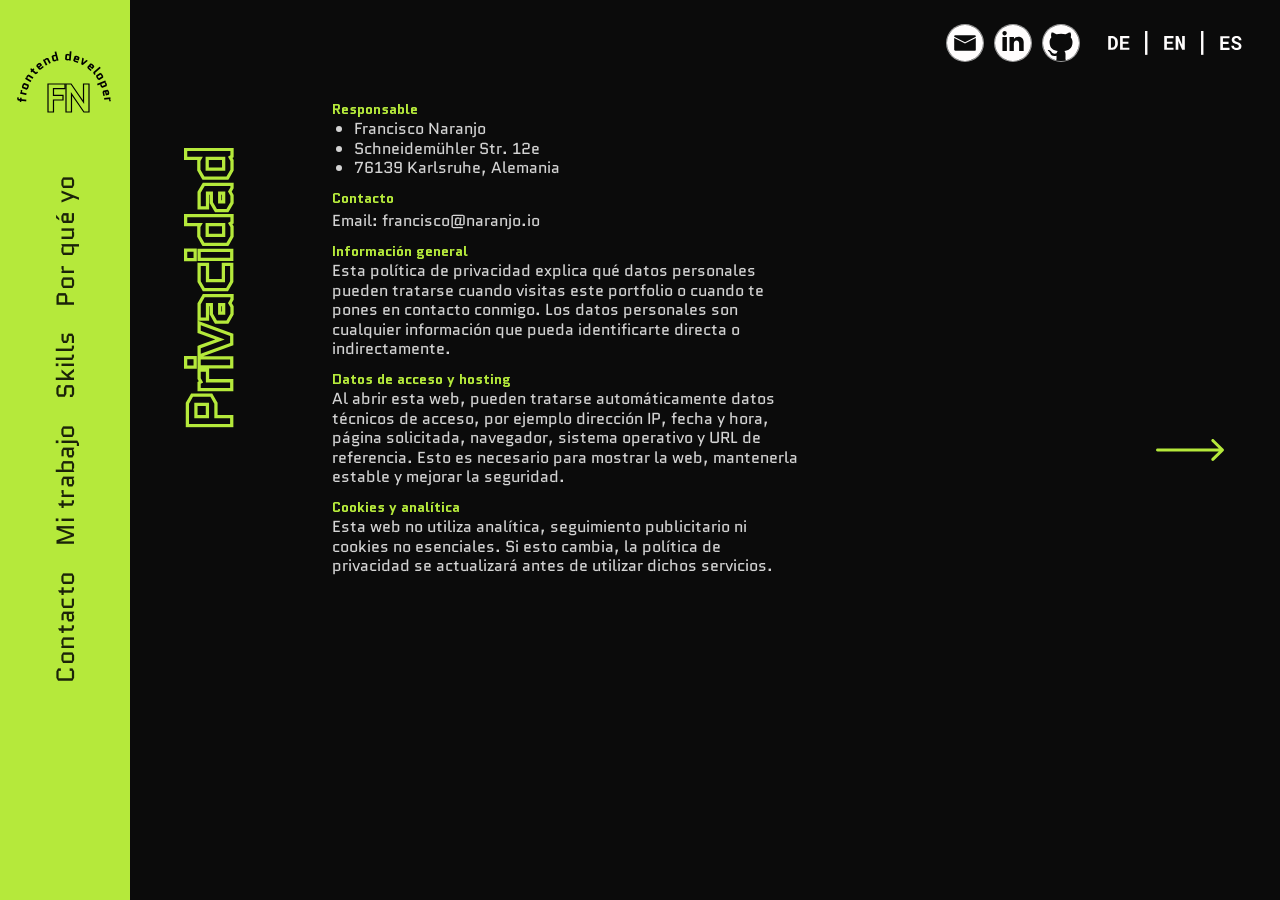
<file: es/privacidad.html>
<!doctype html>
<html lang="es">
  <head>
    <meta charset="UTF-8" />
    <meta name="viewport" content="width=device-width, initial-scale=1.0" />
    <title>Política de privacidad | Francisco Naranjo</title>

    <link rel="icon" type="image/png" href="../assets/favicon/favicon-96x96.png" sizes="96x96" />
    <link rel="icon" type="image/svg+xml" href="../assets/favicon/favicon.svg" />
    <link rel="shortcut icon" href="../assets/favicon/favicon.ico" />
    <link rel="apple-touch-icon" sizes="180x180" href="../assets/favicon/apple-touch-icon.png" />
    <link rel="manifest" href="../assets/favicon/site.webmanifest" />

    <link rel="preconnect" href="https://fonts.googleapis.com" />
    <link rel="preconnect" href="https://fonts.gstatic.com" crossorigin />
    <link href="https://fonts.googleapis.com/css2?family=Quantico:wght@700&display=swap" rel="stylesheet" />

    <link rel="stylesheet" href="../css/home.css" />
    <link rel="stylesheet" href="../css/home-mobile.css" />
    <link rel="stylesheet" href="../css/legal.css" />
    <link rel="stylesheet" href="../css/contact-mobile.css" />
    <link rel="stylesheet" href="../css/footer-mobile.css" />
    <link rel="stylesheet" href="../css/legal-mobile.css" />
  </head>

  <body>
    <header class="mobileBar">
      <a class="mobileBar__brand" href="./" aria-label="Inicio">
        <span class="mobileBar__brandText">
          <span class="mobileBar__brandF">F</span>
          <span class="mobileBar__brandN">N</span>
        </span>
      </a>

      <button
        class="mobileBar__toggle"
        type="button"
        aria-label="Abrir menú"
        aria-expanded="false"
        aria-controls="mobileMenu"
      >
        <span></span>
        <span></span>
        <span></span>
      </button>
    </header>

    <nav class="mobileMenu" id="mobileMenu" aria-label="Navegación móvil">
      <a class="mobileMenu__link mobileMenu__link--outline" href="./#why-me">Por qué yo</a>
      <a class="mobileMenu__link mobileMenu__link--outline" href="./#skills">Habilidades</a>
      <a class="mobileMenu__link mobileMenu__link--outline" href="./#my-work">Mi trabajo</a>
      <a class="mobileMenu__link mobileMenu__link--outline" href="./#contact-mobile-start">Contacto</a>

      <div class="mobileMenu__lang">
        <a href="../de/datenschutz.html" lang="de" hreflang="de">DE</a>
        <span class="mobileMenu__divider">|</span>
        <a href="../en/privacy-policy.html" lang="en" hreflang="en">EN</a>
        <span class="mobileMenu__divider">|</span>
        <a href="./privacidad.html" lang="es" hreflang="es" aria-current="page">ES</a>
      </div>
    </nav>
    <aside class="sidebar" aria-label="Principal">
      <a class="sidebar__badgeText" href="./" aria-label="Home">
        <svg class="sidebar__badgeArc" viewBox="0 -12 64 76" aria-hidden="true">
          <path id="badgeArcPath" d="M 4 40 A 28 32 0 0 1 60 40" fill="none"></path>
          <text class="sidebar__badgeArcText">
            <textPath href="#badgeArcPath" startOffset="50%" text-anchor="middle">frontend developer</textPath>
          </text>
        </svg>
        <span class="sidebar__badgeInitials">
          <span class="sidebar__badgeInitial sidebar__badgeInitial--f">F</span>
          <span class="sidebar__badgeInitial sidebar__badgeInitial--n">N</span>
        </span>
      </a>

      <nav class="sidebar__nav" aria-label="Secciones">
        <a class="sidebar__link" href="./#why-me">Por qué yo</a>
        <a class="sidebar__link" href="./#skills">Skills</a>
        <a class="sidebar__link" href="./#my-work">Mi trabajo</a>
        <a class="sidebar__link" href="./#contact">Contacto</a>
      </nav>
    </aside>

    <nav class="topbar">
      <div class="social" aria-label="Social media">
        <a class="social__btn icon icon--mail" href="mailto:francisco@naranjo.io" aria-label="Email"></a>
        <a class="social__btn icon icon--linkedin" href="https://www.linkedin.com/in/francisco-naranjo-5a3480417/" target="_blank" rel="noopener noreferrer" aria-label="LinkedIn"></a> 
        <a class="social__btn icon icon--github" href="https://github.com/OBO-WAN" target="_blank" rel="noopener noreferrer" aria-label="GitHub"></a>
      </div>

      <div class="lang" aria-label="Selector de idioma">
        <a
          class="icon icon--de"
          href="../de/datenschutz.html"
          hreflang="de"
          lang="de"
          aria-label="Deutsch"
        ></a>
        <span class="lang__divider icon icon--vline" aria-hidden="true"></span>
        <a
          class="icon icon--en"
          href="../en/privacy-policy.html"
          hreflang="en"
          lang="en"
          aria-label="English"
        ></a>
        <span class="lang__divider icon icon--vline" aria-hidden="true"></span>
        <a
          class="icon icon--es"
          href="./privacidad.html"
          hreflang="es"
          lang="es"
          aria-current="page"
          aria-label="Español"
        ></a>
      </div>
    </nav>

    <main class="legalPage">
      <section class="legal">
        <div class="legal__columns">
          <div id="legal-start" class="legal__column legal__column--left">
            <a
              href="./"
              class="legal__mobileBack legalMobileOnly"
              aria-label="Volver a la página de inicio"
            >
              <img
                src="../assets/img/legalNotice/ArrowBack.svg"
                alt=""
                aria-hidden="true"
                class="legal__mobileBackIcon"
              />
            </a>

            <div class="legal__headline legal__headline--privacy-es">
              <h1 class="legal__mobileTitle">Política de privacidad</h1>
              <img src="../assets/img/legalNotice/Privacidad.svg" alt="Política de privacidad" class="legal__headlineSvg" />
            </div>

            <div class="legal__leftContent">
              <div class="legal__block">
                <h2>Responsable</h2>
                <ul>
                  <li>Francisco Naranjo</li>
                  <li>Schneidemühler Str. 12e</li>
                  <li>76139 Karlsruhe, Alemania</li>
                </ul>
              </div>
              <div class="legal__block">
                <p class="legal__label">Contacto</p>
                <p>Email: francisco@naranjo.io</p>
              </div>
              <div class="legal__block">
                <h2>Información general</h2>
                <p>
                  Esta política de privacidad explica qué datos personales pueden tratarse cuando visitas este portfolio o cuando te pones en contacto conmigo. Los datos personales son cualquier información que pueda identificarte directa o indirectamente.
                </p>
              </div>
              <div class="legal__block">
                <h2>Datos de acceso y hosting</h2>
                <p>
                  Al abrir esta web, pueden tratarse automáticamente datos técnicos de acceso, por ejemplo dirección IP, fecha y hora, página solicitada, navegador, sistema operativo y URL de referencia. Esto es necesario para mostrar la web, mantenerla estable y mejorar la seguridad.
                </p>
              </div>
              <div class="legal__block">
                <h2>Cookies y analítica</h2>
                <p>
                  Esta web no utiliza analítica, seguimiento publicitario ni cookies no esenciales. Si esto cambia, la política de privacidad se actualizará antes de utilizar dichos servicios.
                </p>
              </div>
            </div>
            <a href="#legal-end" class="legal__middleArrow legal__middleArrow--footer" aria-label="Ir a más información de privacidad">
              <img src="../assets/img/legalNotice/ArrowRight.svg" alt="" aria-hidden="true" />
            </a>
          </div>

          <div class="legal__column legal__column--right">
              <div class="legal__block">
                <h2>Google Fonts</h2>
                <p>
                  Actualmente esta página carga la fuente Quantico desde servidores de Google. Para esa solicitud, Google puede recibir datos técnicos de acceso, como tu dirección IP. Para evitar solicitudes a terceros, la fuente puede alojarse localmente dentro de los assets del proyecto.
                </p>
              </div>
              <div class="legal__block">
                <h2>Contacto por email o teléfono</h2>
                <p>
                  Si te pones en contacto conmigo, trato los datos que facilitas solo para responder a tu solicitud y, cuando corresponda, continuar la comunicación sobre tu proyecto o consulta.
                </p>
              </div>
              <div class="legal__block">
                <h2>Enlaces externos</h2>
                <p>
                  Los iconos sociales enlazan a servicios externos como LinkedIn y GitHub. Esta web no envía datos a esos servicios antes de que abras activamente el enlace. Después del clic, se aplican las normas de privacidad del proveedor externo.
                </p>
              </div>
              <div class="legal__block">
                <h2>Tus derechos</h2>
                <p>
                  Según el RGPD puedes solicitar acceso, rectificación, supresión, limitación del tratamiento, portabilidad de los datos y oponerte al tratamiento. También puedes presentar una reclamación ante una autoridad de control competente.
                </p>
              </div>
              <div class="legal__block">
                <h2>Conservación y actualizaciones</h2>
                <p>
                  Los datos se conservan solo durante el tiempo necesario para la finalidad indicada o cuando lo exija la ley. Esta política de privacidad puede actualizarse si cambian la web, los servicios o los requisitos legales.
                </p>
              </div>
              <div class="legal__block">
                <p>
                  Última actualización: 24 de abril de 2026
                </p>
              </div>
          </div>

          <aside class="legal__aside" id="legal-end">
            <div class="legal__contactInfo">
              <a href="mailto:francisco@naranjo.io" class="legal__contactLink"><span>E-mail: francisco@naranjo.io</span></a>
              <a href="tel:+4915712345668" class="legal__contactLink"><span>Tel: 0176 40213984</span></a>
            </div>

            <a href="#legal-start" class="legal__backArrow" aria-label="Volver al inicio de la política de privacidad">
              <img src="../assets/img/legalNotice/ArrowBack.svg" alt="" aria-hidden="true" />
            </a>

            <div class="legal__footerGroup">
              <div class="legal__footerLinks">
                <a href="./aviso-legal.html">Aviso legal</a>
                <a href="./privacidad.html">Política de privacidad</a>
                <p>© Francisco Naranjo 2026</p>
              </div>
            </div>
          </aside>

          <div class="legal__endStripe" aria-hidden="true"></div>
        </div>
      </section>


      <div
        class="contactMobile__socialSection legalMobile__socialSection legalMobileOnly"
        aria-label="Redes sociales"
      >
        <a
          href="#legal-start"
          class="contactMobile__backToTop"
          aria-label="Volver al inicio de la política de privacidad"
        >
          <img
            src="../assets/img/section/ArrowUP.svg"
            alt=""
            aria-hidden="true"
            class="contactMobile__backToTopIcon"
          />
        </a>

        <div class="contactMobile__socialLinks" aria-label="Redes sociales">
          <a
            class="contactMobile__socialLink contactMobile__socialLink--mail"
            href="mailto:francisco@naranjo.io"
            aria-label="E-mail"
          ></a>

           <a
            class="contactMobile__socialLink contactMobile__socialLink--linkedin"
            href="https://www.linkedin.com/in/francisco-naranjo-5a3480417/"
            target="_blank"
            rel="noopener noreferrer"
            aria-label="LinkedIn"
          ></a>

          <a
            class="contactMobile__socialLink contactMobile__socialLink--github"
            href="https://github.com/OBO-WAN"
            target="_blank"
            rel="noopener noreferrer"
            aria-label="GitHub"
          ></a>
        </div>
      </div>

      <footer id="footer" class="contact__footerSection legalMobileOnly">
        <div class="footerMobile">
          <a class="footerMobile__brand" href="./" aria-label="Inicio">
            <svg
              class="footerMobile__brandArc"
              viewBox="0 -12 64 76"
              aria-hidden="true"
            >
              <path
                id="footerMobileArcPath"
                d="M 4 40 A 28 32 0 0 1 60 40"
                fill="none"
              ></path>
              <text class="footerMobile__brandArcText">
                <textPath
                  href="#footerMobileArcPath"
                  startOffset="50%"
                  text-anchor="middle"
                >
                  frontend developer
                </textPath>
              </text>
            </svg>

            <span class="footerMobile__brandInitials">
              <span
                class="footerMobile__brandInitial footerMobile__brandInitial--f"
                >F</span
              >
              <span
                class="footerMobile__brandInitial footerMobile__brandInitial--n"
                >N</span
              >
            </span>
          </a>

          <p class="footerMobile__copyright">© Francisco Naranjo 2026</p>

          <div class="footerMobile__legal">
            <a href="./aviso-legal.html" class="footerMobile__link">Aviso legal</a>
            <a href="./privacidad.html" class="footerMobile__link">Política de privacidad</a>
          </div>
        </div>
      </footer>
    </main>

    <script src="../js/legal-wheel.js" defer></script>
    <script>
      (() => {
        const toggle = document.querySelector(".mobileBar__toggle");
        const menu = document.getElementById("mobileMenu");

        if (!toggle || !menu) return;

        const closeMenu = () => {
          document.body.classList.remove("menu-open");
          toggle.setAttribute("aria-expanded", "false");
        };

        toggle.addEventListener("click", () => {
          const isOpen = document.body.classList.toggle("menu-open");
          toggle.setAttribute("aria-expanded", String(isOpen));
        });

        menu.querySelectorAll("a").forEach((link) => {
          link.addEventListener("click", closeMenu);
        });

        document.addEventListener("keydown", (event) => {
          if (event.key === "Escape") closeMenu();
        });
      })();
    </script>
  </body>
</html>
</file>
<file: css/home.css>
:root {
    --sidebar: #b5e93b;
    --bg: #0b0b0b;
    --text: #eaeaea;
    --sidebar-w: 106px;
}

html,
body {
    height: 100%;
    margin: 0;
    overflow: hidden;
}


body {
    background: var(--bg);
    color: var(--text);
}

/* Sticky sidebar */
.sidebar {
    position: fixed;
    top: 0;
    left: 0;
    width: var(--sidebar-w);
    height: 100%;
    background: var(--sidebar);
    display: flex;
    flex-direction: column;
    align-items: center;
    padding: 32px 12px;
    gap: 16px;
    z-index: 50;
}

@media (max-width: 520px) {
    :root {
        --sidebar-w: 64px;
    }

    .sidebar__link {
        font-size: 13px;
    }
}

.sidebar__badge {
    width: 64px;
    height: 64px;
    border-radius: 999px;
    background: var(--sidebar);
    border: 2px solid rgba(0, 0, 0, 0.35);
    display: grid;
    place-items: center;
}

.sidebar__badgeText {
    position: relative;
    width: 90px;
    height: 120px;
    display: grid;
    place-items: center;
    cursor: pointer;
    text-decoration: none;
}

.sidebar__badgeInitials {
    font-weight: 700;
    font-size: 40px;
    font-family: "Quantico", system-ui, sans-serif;
    line-height: 3.3;
    color: transparent;
    -webkit-text-stroke: 1.2px black;
    transition: color 0.25s ease, transform 0.2s ease;
    letter-spacing: -6.5px;
}

.sidebar__badgeInitial {
    display: inline-block;
    color: transparent;
    -webkit-text-stroke: 1.2px black;
    transform-origin: center;
    animation: brandShake 2s ease-in-out infinite;
}

.sidebar__badgeText:hover .sidebar__badgeInitial {
    -webkit-text-stroke: 1.4px black;
}

.sidebar__badgeInitial--f {
    animation-delay: 1.5s;
}

.sidebar__badgeInitial--n {
    animation-delay: 2s;
}

@keyframes brandShake {

    0%,
    100% {
        transform: rotate(0deg) translateX(0);
    }

    10% {
        transform: rotate(-4deg) translateX(-1px);
    }

    20% {
        transform: rotate(4deg) translateX(1px);
    }

    30% {
        transform: rotate(-3deg) translateX(-1px);
    }

    40% {
        transform: rotate(3deg) translateX(1px);
    }

    50% {
        transform: rotate(0deg) translateX(0);
    }
}


.sidebar__badgeArc {
    position: absolute;
    inset: 0;
    pointer-events: none;
    overflow: visible;
    transform-origin: 32px 32px;
}

.sidebar__badgeArcText {
    font-family: "Quantico", system-ui, sans-serif;
    font-weight: 700;
    font-size: 9.0px;
    letter-spacing: 0.3px;
    text-transform: lowercase;
    fill: rgba(0, 0, 0, 1.90);
}

.sidebar__badgeText:hover .sidebar__badgeArc {
    animation: badgeSwing 2.8s linear infinite;
    /* -webkit-text-stroke: 1.6px #131312; */
}

@keyframes badgeSwing {
    0% {
        transform: rotate(0deg);
    }

    25% {
        transform: rotate(8deg);
    }

    50% {
        transform: rotate(0deg);
    }

    75% {
        transform: rotate(-8deg);
    }

    100% {
        transform: rotate(0deg);
    }
}

.sidebar__nav {
    display: flex;
    justify-content: center;
    flex-direction: column;
    gap: 12px;
    align-items: center;
    font-family: "Quantico", system-ui, sans-serif;
}

/* Breakpoint for Nesthub Devices */

@media (max-height: 650px) {
    .sidebar__nav {
        gap: 8px;
    }
}

/* Breakpoint for Ipad Pro */

/* @media (min-height: 651px) and (max-height: 1024px) {
    .sidebar__nav {
        font-size: 26px;
    }
} */

.sidebar__link {
    display: inline-block;
    color: rgba(0, 0, 0, 0.85);
    text-decoration: none;
    font-weight: 500;
    writing-mode: vertical-rl;
    transform: rotate(180deg);
    letter-spacing: 0.6px;
    font-size: 30px;
    padding: 6px 0;
}

.sidebar__link:hover {
    color: transparent;
    -webkit-text-stroke: 1.2px #131312;
}

.sidebar__link:focus-visible {
    outline: 3px solid rgba(0, 0, 0, 0.85);
    outline-offset: 4px;
    border-radius: 6px;
}

/* Breakpoint for Nesthub Devices */

@media (max-height: 650px) {
    .sidebar__link {
        font-size: 20px;
    }
}

/* Breakpoint for Ipad Pro */
@media (min-height: 651px) and (max-height: 1024px) {
    .sidebar__link {
        font-size: 25px;
    }
}

/* Top right social + language */
.topbar {
    position: fixed;
    top: 24px;
    right: 32px;
    display: flex;
    align-items: center;
    gap: 28px;
    z-index: 100;
}

.social {
    display: flex;
    gap: 10px;
}

.social__btn {
    width: 36px;
    height: 36px;
    display: flex;
    align-items: center;
    justify-content: center;
    border-radius: 50%;
    border: 1px solid rgba(255, 255, 255, 0.6);
    color: white;
    text-decoration: none;
    font-size: 14px;
    transition: border-color 0.2s ease;
}

.social__btn:hover {
    border-color: white;
}

/* Base icon (used by social + language elements) */
.icon {
    width: 36px;
    height: 36px;
    display: inline-block;
    background-repeat: no-repeat;
    background-position: center;
    background-size: contain;
    transition: background-image 0.2s ease;
}

/* Social icons (36x36 via .icon) */
.icon--mail {
    background-image: url("../assets/icons/email_button.svg");
}

.icon--mail:hover {
    background-image: url("../assets/icons/email_button:hover.svg");
}

.icon--linkedin {
    background-image: url("../assets/icons/linkedin_button.svg");
}

.icon--linkedin:hover {
    background-image: url("../assets/icons/linkedin_button:hover.svg");
}

.icon--github {
    background-image: url("../assets/icons/github_button.svg");
}

.icon--github:hover {
    background-image: url("../assets/icons/github_button:hover.svg");
}

/* Language block */
.lang {
    display: flex;
    align-items: center;
    gap: 6px;
}

.lang .icon--de,
.lang .icon--en,
.lang .icon--es {
    width: 22px;
    height: 25px;
    display: inline-block;
    background-repeat: no-repeat;
    background-position: center;
    background-size: contain;
}

.lang .icon--vline {
    width: 22px;
    height: 25px;
    display: inline-block;
    background-repeat: no-repeat;
    background-position: center;
    background-size: contain;
}

/* Language images + hover swaps */
.icon--de {
    background-image: url("../assets/icons/language/DE.svg");
}

.icon--de:hover {
    background-image: url("../assets/icons/language/DE:hover.svg");
}

.icon--en {
    background-image: url("../assets/icons/language/EN.svg");
}

.icon--en:hover {
    background-image: url("../assets/icons/language/EN:hover.svg");
}

.icon--vline {
    background-image: url("../assets/icons/language/vertical_line.svg");
}

.icon--es {
    background-image: url("../assets/icons/language/ES.svg");
}

.icon--es:hover {
    background-image: url("../assets/icons/language/ES:hover.svg");
}

/* Hero section */
main {
    margin-left: var(--sidebar-w);
    width: calc(100vw - var(--sidebar-w));
    display: flex;
    flex-direction: row;
    height: 100vh;
    overflow-x: auto;
    overflow-y: hidden;
    scroll-snap-type: x mandatory;
    overscroll-behavior-x: contain;
    scroll-behavior: smooth;
    scroll-padding-left: 0;
}

main>section {
    width: calc(100vw - var(--sidebar-w));
    height: 100vh;
    flex-shrink: 0;
    scroll-snap-align: start;
    scroll-margin-left: 0;
}

.hero {
    height: 100vh;
    width: calc(100vw - var(--sidebar-w));
    display: flex;
    justify-content: center;
    align-items: flex-end;
    position: relative;
}

/* Portrait container */
.hero__portrait {
    display: flex;
    justify-content: center;
    align-items: center;
}

.hero__portrait img {
    max-height: 88vh;
    height: auto;
    width: auto;
    object-fit: contain;
}

.hero__name {
    display: inline-flex;
    gap: 12px;
    position: absolute;
    left: 50%;
    bottom: 240px;
    transform: translateX(-50%);
    margin: 0;
    text-align: center;
    font-family: "Quantico", system-ui, sans-serif;
    font-weight: 700;
    font-size: clamp(54px, 5vw, 88px);
    line-height: 120%;
    letter-spacing: 0;
    color: #b5e93b;
    white-space: inherit;
}

.hero__nameFirst,
.hero__nameLast {
    display: inline-block;
    opacity: 0;
    animation: heroNameEnter 0.9s ease-out forwards;
    will-change: transform, opacity;
}

.hero__nameFirst {
    transform: translateX(-18px);
}

.hero__nameLast {
    color: orange;
    transform: translateX(18px);
    animation-delay: 0.12s;
}

@keyframes heroNameEnter {
    from {
        opacity: 0;
    }

    to {
        opacity: 1;
        transform: translateX(0);
    }
}

.hero__subtitle {
    position: absolute;
    left: 50%;
    bottom: 154px;
    transform: translateX(-50%);
    margin: 0;
    font-family: "Quantico", system-ui, sans-serif;
    font-weight: 700;
    font-size: 36px;
    line-height: 1.2;
    color: transparent;
    -webkit-text-stroke: 2.8px #b5e93b;
    letter-spacing: 0;
    white-space: nowrap;
    z-index: 2;
}

.hero__subtitle span:first-child {
    display: inline-block;
    opacity: 0;
    position: relative;
    top: -4px;
    transform: translateY(12px);
    animation: heroSubtitleReveal 0.7s ease-out forwards;
    will-change: transform, opacity;
}

@keyframes heroSubtitleReveal {
    from {
        opacity: 0;
        transform: translateY(12px);
    }

    to {
        opacity: 1;
        transform: translateY(0);
    }
}

.hero__subtitle span:last-child {
    display: inline-block;
    opacity: 0;
    position: relative;
    top: 2px;
    transform: translateY(-12px);
    animation: heroSubtitleRevealFromAbove 0.7s ease-out forwards;
    will-change: transform, opacity;
}

@keyframes heroSubtitleRevealFromAbove {
    from {
        opacity: 0;
        transform: translateY(-12px);
    }

    to {
        opacity: 1;
        transform: translateY(0);
    }
}

/* Arrow to switch sections */
.hero__arrow {
    position: absolute;
    right: 24px;
    top: 24%;
    transform: translateY(-50%);
    display: inline-block;
}

.hero__arrow img {
    height: 32px;
    width: auto;
    display: block;
}

/* subtle hover feedback */
.hero__arrow:hover img {
    transform: translateX(6px);
    transition: transform 0.2s ease;
}
</file>
<file: css/home-mobile.css>
/* ###### HOME ############### */


/* Prevent the topbar from overflowing the visible area (sidebar takes space) */
.topbar {
  max-width: calc(100vw - var(--sidebar-w) - 16px);
}

/* Tablet / small screens */
@media (max-width: 768px) {
  .topbar {
    top: 16px;
    right: 16px;
    gap: 16px;
  }

  .social {
    gap: 8px;
  }
}

/* Phones */
@media (max-width: 520px) {
  .topbar {
    top: 12px;
    right: 12px;

    /* allow the two groups to fit instead of clipping */
    flex-wrap: wrap;
    justify-content: flex-end;
    gap: 12px;
  }

  /* Make the tap targets a bit smaller but still comfortable */
  .social__btn,
  .icon {
    width: 32px;
    height: 32px;
  }

  /* Keep language icons scaled consistently inside lang */
  .lang .icon--de,
  .lang .icon--en,
  .lang .icon--es,
  .lang .icon--vline {
    width: 20px;
    height: 22px;
  }

  .lang .icon--vline {
    width: 5px;
    height: 20px;
  }
}

/* --- Main/Hero responsive tweaks --- */

main {
  max-width: calc(100vw - var(--sidebar-w));
}

section {
  width: calc(100vw - var(--sidebar-w));
  height: 100vh;
  flex-shrink: 0;
  display: flex;
  align-items: center;
  justify-content: center;
}

.hero {
  overflow: hidden;
}

/* Tablet / small screens */
@media (max-width: 768px) {
  .hero__portrait img {
    max-height: 86vh;
  }

  .hero__name {
    display: block;
    font-size: 56px;
    bottom: 200px;
    white-space: inherit;
  }

  .hero__subtitle {
    font-size: 36px;
    bottom: 136px;
  }

  .hero__arrow {
    display: none;
  }

  .hero__arrow img {
    display: none;
  }
}

/* Phones */
@media (max-width: 520px) {
  .hero__portrait img {
    max-height: 82vh;
    /* avoid covering topbar */
  }

  .hero__name {
    font-size: 42px;
    bottom: 180px;
  }

  .hero__nameLast {
    margin-left: 0px;
  }

  .hero__subtitle {
    font-size: 26px;
    bottom: 130px;
    -webkit-text-stroke: 2.1px #b5e93b
  }

  .hero__arrow {
    right: 21px;
    top: 16%;
  }

  .hero__arrow img {
    height: 20px;
  }
}

/* ###### Sidebar Mobile ############### */

/* --- Mobile sticky header --- */
.mobileBar,
.mobileMenu {
  display: none;
}

@media (max-width: 768px) {

  html,
  body {
    overflow-y: auto;
    overflow-x: hidden;
  }

  .sidebar,
  .topbar {
    display: none;
  }

  main {
    display: block;
    width: 100%;
    height: auto;
    margin-left: 0;
    max-width: 100vw;
    overflow-x: hidden;
    scroll-snap-type: none !important;
    overscroll-behavior-x: none;
  }

  main > section {
    width: 100%;
    max-width: 100vw;
    height: auto;
    min-height: calc(100dvh - 72px);
    scroll-snap-align: none !important;
    scroll-margin-left: 0;
    scroll-margin-top: 72px;
  }

  .hero {
    width: 100vw;
    height: calc(100dvh - 72px);
  }

  .mobileBar {
    position: sticky;
    top: 0;
    z-index: 300;
    height: 72px;
    padding: 0 20px;
    display: flex;
    align-items: center;
    justify-content: space-between;
    background: var(--sidebar);
  }

  .mobileBar__brand {
    display: inline-flex;
    align-items: center;
    text-decoration: none;
  }

  .mobileBar__brandText {
    font-family: "Quantico", system-ui, sans-serif;
    font-weight: 700;
    font-size: 40px;
    display: inline-flex;
    letter-spacing: -2.5px;
  }

  .mobileBar__brandF {
    color: transparent;
    -webkit-text-stroke: 1.2px black;
    display: inline-block;
    animation: brandShake 1.5s ease-in-out infinite;
    transform-origin: center;
  }

  .mobileBar__brandN {
    color: transparent;
    -webkit-text-stroke: 1.2px black;
    display: inline-block;
    animation: brandShake 2.0s ease-in-out infinite;
    transform-origin: center;
  }

  @keyframes brandShake {

    0%,
    100% {
      transform: rotate(0deg) translateX(0);
    }

    10% {
      transform: rotate(-4deg) translateX(-1px);
    }

    20% {
      transform: rotate(4deg) translateX(1px);
    }

    30% {
      transform: rotate(-3deg) translateX(-1px);
    }

    40% {
      transform: rotate(3deg) translateX(1px);
    }

    50% {
      transform: rotate(0deg) translateX(0);
    }
  }

  .mobileBar__toggle {
    width: 44px;
    height: 44px;
    padding: 0;
    border: 0;
    background: transparent;
    display: inline-flex;
    flex-direction: column;
    align-items: center;
    justify-content: center;
    gap: 5px;
    cursor: pointer;
  }

  .mobileBar__toggle span {
    width: 24px;
    height: 2px;
    background: #131312;
    display: block;
    transition: transform 0.25s ease, opacity 0.25s ease;
  }

  .mobileMenu {
    position: fixed;
    inset: 0;
    z-index: 250;
    background: var(--sidebar);
    display: flex;
    flex-direction: column;
    align-items: center;
    justify-content: center;
    gap: 12px;
    padding-top: 21px;
    opacity: 0;
    visibility: hidden;
    pointer-events: none;
    transition: opacity 0.25s ease, visibility 0.25s ease;
    background: linear-gradient(180deg, #b5e93b 0%, #a9dd33 40%, #71a600 100%);
    height: 50dvh;
  }

  .mobileMenu__link {
    font-family: "Quantico", system-ui, sans-serif;
    font-weight: 400;
    font-style: normal;
    font-size: 28px;
    line-height: 1.2;
    letter-spacing: 0;
    text-align: center;
    text-decoration: none;
    color: transparent;
    opacity: 0;
    transform: translateY(8px);
  }

  body.menu-open .mobileMenu__link {
    opacity: 1;
    transform: translateY(0);
  }

  body.menu-open .mobileMenu__link:nth-child(1) {
    transition-delay: 0.2s;
  }

  body.menu-open .mobileMenu__link:nth-child(2) {
    transition-delay: 0.3s;
  }

  body.menu-open .mobileMenu__link:nth-child(3) {
    transition-delay: 0.4s;
  }

  body.menu-open .mobileMenu__link:nth-child(4) {
    transition-delay: 0.5s;
  }

  .mobileMenu__link--outline {
    color: transparent;
    -webkit-text-stroke: 1.8px #231d1d;
    transition:
      color 0.25s ease,
      -webkit-text-stroke 0.25s ease,
      transform 0.2s ease,
      opacity 0.3s ease;
  }

  .mobileMenu__link--outline:hover {
    color: orange;
    -webkit-text-stroke: 1px transparent;
    transform: translateY(-2px);
  }

  body.menu-open .mobileMenu {
    opacity: 1;
    visibility: visible;
    pointer-events: auto;
    border-radius: 0px 0px 16px 16px;
  }

  body.menu-open .mobileBar__toggle span:nth-child(1) {
    transform: translateY(7px) rotate(45deg);
  }

  body.menu-open .mobileBar__toggle span:nth-child(2) {
    opacity: 0;
  }

  body.menu-open .mobileBar__toggle span:nth-child(3) {
    transform: translateY(-7px) rotate(-45deg);
  }
}

@media (max-width: 520px) {
  .mobileBar {
    height: 68px;
    padding: 0 16px;
  }

  .mobileMenu {
    inset: 0;
  }

  .mobileBar__brandText {
    font-size: 28px;
  }

  .mobileMenu__link {
    font-size: 28px;
  }

  main > section {
    min-height: calc(100dvh - 68px);
    scroll-margin-top: 68px;
  }

  .hero {
    height: calc(100dvh - 68px);
  }

  .hero__name {
    display: block;
    gap: 8px;
  }
}

/* language switcher */

.mobileMenu__lang {
  font-family: "Quantico", system-ui, sans-serif;
  font-weight: 700;
  font-size: 21px;
  display: flex;
  gap: 8px;
  margin-top: 18px;
  align-items: center;
  opacity: 0;
  transform: translateX(-24px) translateY(6px);
  transition: opacity 0.25s ease, transform 0.25s ease;
}

body.menu-open .mobileMenu__lang {
  opacity: 1;
  transform: translateX(0) translateY(0);
  transition-delay: 0.75s;
}

.mobileMenu__lang a {
  color: #3d3d1e;
  text-decoration: none;
}

.mobileMenu__lang a:hover {
  color: transparent;
  -webkit-text-stroke: 1px #131312;
}

.mobileMenu__divider {
  color: #4A4A4A;
}
</file>
<file: css/legal.css>
/* legal.css
   Desktop/tablet-landscape legal notice layout.
   legal-mobile.css handles <= 768px, so this file starts at 769px. */

@media screen and (min-width: 769px) {
  :root {
    --legal-accent: var(--sidebar, #b5e93b);
    --legal-bg: var(--bg, #0b0b0b);
    --legal-text: var(--text, #eaeaea);
    --legal-muted: rgba(234, 234, 234, 0.9);
    --legal-font: "Quantico", sans-serif;

    /*
      One horizontal panel equals the viewport area next to the fixed sidebar.
      Panel 1: legal headline + left text.
      Panel 2: right text + contact/footer + decorative stripe.
    */
    --legal-view-w: calc(100vw - var(--sidebar-w, 106px));
    --legal-left-w: var(--legal-view-w);
    --legal-right-panel-w: var(--legal-view-w);

    --legal-aside-w: 360px;
    --legal-stripe-w: 70px;
    --legal-right-w: calc(var(--legal-right-panel-w) - var(--legal-aside-w) - var(--legal-stripe-w));
    --legal-track-w: calc(var(--legal-left-w) + var(--legal-right-panel-w));

    --legal-content-top: 102px;
    --legal-left-pad-left: 78px;
    --legal-left-content-offset: 148px;
    --legal-left-content-w: 470px;
    --legal-right-content-w: 560px;
    --legal-right-pad-left: 56px;
    --legal-right-pad-right: 48px;
    --legal-title-w: 58px;
    --legal-body-size: 11px;
    --legal-heading-size: 12px;
    --legal-line-height: 1.22;
  }

  html,
  body {
    height: 100%;
    overflow-x: auto;
    overflow-y: hidden;
    scroll-behavior: smooth;
    scroll-padding-left: var(--sidebar-w, 106px);
  }

  main.legalPage,
  main.legalPage *,
  main.legalPage *::before,
  main.legalPage *::after {
    box-sizing: border-box;
  }

  body {
    background: var(--legal-bg);
    font-family: var(--legal-font);
  }

  .topbar {
    left: auto;
    right: clamp(24px, 3vw, 48px);
    max-width: calc(100vw - var(--sidebar-w, 106px) - 48px);
    justify-content: flex-end;
  }

  .topbar .social,
  .topbar .lang {
    flex: 0 0 auto;
  }

  main.legalPage {
    display: block;
    width: var(--legal-view-w);
    min-width: var(--legal-view-w);
    max-width: var(--legal-view-w);
    height: 100vh;
    margin-left: var(--sidebar-w, 106px);
    overflow-x: auto;
    overflow-y: hidden;
    scroll-snap-type: none;
    overscroll-behavior-x: contain;
    background: var(--legal-bg);
    color: var(--legal-text);
  }

  main.legalPage>.legal {
    position: relative;
    display: block;
    width: var(--legal-track-w);
    min-width: var(--legal-view-w);
    height: 100vh;
    min-height: 100vh;
    flex-shrink: 0;
    scroll-snap-align: none;
    scroll-margin-left: 0;
    background: var(--legal-bg);
    color: var(--legal-text);
    font-family: var(--legal-font);
  }

  .legal__columns {
    position: relative;
    display: flex;
    width: var(--legal-track-w);
    min-width: var(--legal-view-w);
    height: 100vh;
    min-height: 100vh;
    background: var(--legal-bg);
  }

  .legal__column,
  .legal__aside,
  .legal__endStripe {
    flex: 0 0 auto;
    min-width: 0;
    height: 100vh;
  }

  .legal__column {
    position: relative;
  }

  .legal__column--left {
    width: var(--legal-left-w);
    padding-top: var(--legal-content-top);
    padding-left: var(--legal-left-pad-left);
    padding-bottom: 40px;
  }

  .legal__headline {
    position: absolute;
    top: 28%;
    left: var(--legal-left-pad-left);
    width: var(--legal-title-w);
    transform: translateY(-50%);
    pointer-events: none;
  }

  .legal__headlineSvg {
    display: block;
    width: 100%;
    height: auto;
    max-height: 70vh;
    object-fit: contain;
  }

  .legal__leftContent {
    width: min(var(--legal-left-content-w),
        calc(var(--legal-left-w) - var(--legal-left-pad-left) - var(--legal-left-content-offset) - 36px));
    margin-left: var(--legal-left-content-offset);
  }

  .legal__column--right {
    width: var(--legal-right-w);
    padding-top: var(--legal-content-top);
    padding-left: var(--legal-right-pad-left);
    padding-right: var(--legal-right-pad-right);
  }

  .legal__column--right .legal__block {
    max-width: min(var(--legal-right-content-w),
        calc(var(--legal-right-w) - var(--legal-right-pad-left) - var(--legal-right-pad-right)));
  }

  .legal__block {
    margin: 0 0 13px;
    color: var(--legal-muted);
    font-size: var(--legal-body-size);
    line-height: var(--legal-line-height);
  }

  .legal__block h2,
  .legal__label {
    margin: 0 0 2px;
    color: var(--legal-accent);
    font-family: var(--legal-font);
    font-size: var(--legal-heading-size);
    font-weight: 700;
    line-height: 1.1;
  }

  .legal__block p {
    margin: 0 0 5px;
  }

  .legal__block ul {
    margin: 0;
    padding-left: 1.35em;
  }

  .legal__block li {
    margin: 0;
  }

  .legal__middleArrow,
  .legal__backArrow {
    display: grid;
    place-items: center;
    width: 72px;
    height: 44px;
    color: var(--legal-accent);
    text-decoration: none;
    z-index: 5;
  }

  .legal__middleArrow {
    position: absolute;
    top: 50%;
    right: 54px;
    transform: translateY(-50%);
  }

  .legal__middleArrow img,
  .legal__backArrow img {
    display: block;
    width: 68px;
    max-width: 100%;
    height: auto;
    transition: transform 180ms ease;
  }

  .legal__middleArrow:hover img,
  .legal__middleArrow:focus-visible img {
    transform: translateX(8px);
  }

  .legal__backArrow:hover img,
  .legal__backArrow:focus-visible img {
    transform: translateX(-8px);
  }

  .legal__middleArrow:focus-visible,
  .legal__backArrow:focus-visible,
  .legal__contactLink:focus-visible,
  .legal__footerLinks a:focus-visible {
    outline: 2px solid var(--legal-accent);
    outline-offset: 6px;
    border-radius: 4px;
  }

  .legal__aside {
    position: relative;
    width: var(--legal-aside-w);
    padding: var(--legal-content-top) 54px 54px 24px;
    background: var(--legal-bg);
    color: var(--legal-text);
    font-family: var(--legal-font);
    font-size: var(--legal-body-size);
    line-height: var(--legal-line-height);

    /*
      The middle arrow still points to #legal-end in legal-notice.html.
      These offsets expand that target to the complete second viewport:
      right text + contact/footer aside + decorative end stripe.
    */
    scroll-margin-left: var(--legal-right-w);
    scroll-margin-right: var(--legal-stripe-w);
    scroll-margin-inline-start: var(--legal-right-w);
    scroll-margin-inline-end: var(--legal-stripe-w);
  }

  .legal__contactInfo {
    position: absolute;
    top: var(--legal-content-top);
    right: 54px;
    display: flex;
    flex-direction: column;
    align-items: end;
    gap: 12px;
    min-width: 210px;
  }

  .legal__contactLink {
    display: inline-flex;
    align-items: center;
    gap: 12px;
    color: var(--legal-text);
    text-decoration: none;
    white-space: nowrap;
    transition: color 160ms ease;
    -webkit-mask-repeat: no-repeat;
    mask-repeat: no-repeat;
    -webkit-mask-position: center;
    mask-position: center;
    -webkit-mask-size: contain;
    mask-size: contain;
  }

  .legal__contactLink[href^="mailto:"]::before {
    -webkit-mask-image: url("data:image/svg+xml,%3Csvg viewBox='0 0 24 24' xmlns='http://www.w3.org/2000/svg'%3E%3Cpath fill='black' d='M4 5h16c1.1 0 2 .9 2 2v10c0 1.1-.9 2-2 2H4c-1.1 0-2-.9-2-2V7c0-1.1.9-2 2-2Zm8 8.2L4.4 7.4v9.1h15.2V7.4L12 13.2Zm0-2.3L18.7 7H5.3L12 10.9Z'/%3E%3C/svg%3E");
    mask-image: url("data:image/svg+xml,%3Csvg viewBox='0 0 24 24' xmlns='http://www.w3.org/2000/svg'%3E%3Cpath fill='black' d='M4 5h16c1.1 0 2 .9 2 2v10c0 1.1-.9 2-2 2H4c-1.1 0-2-.9-2-2V7c0-1.1.9-2 2-2Zm8 8.2L4.4 7.4v9.1h15.2V7.4L12 13.2Zm0-2.3L18.7 7H5.3L12 10.9Z'/%3E%3C/svg%3E");
  }

  .legal__contactLink[href^="tel:"]::before {
    -webkit-mask-image: url("data:image/svg+xml,%3Csvg viewBox='0 0 24 24' xmlns='http://www.w3.org/2000/svg'%3E%3Cpath fill='black' d='M6.6 10.8c1.4 2.8 3.8 5.1 6.6 6.6l2.2-2.2c.3-.3.7-.4 1.1-.3 1.1.4 2.3.6 3.5.6.6 0 1 .4 1 1V20c0 .6-.4 1-1 1C10.6 21 3 13.4 3 4c0-.6.4-1 1-1h3.5c.6 0 1 .4 1 1 0 1.2.2 2.4.6 3.5.1.4 0 .8-.3 1.1l-2.2 2.2Z'/%3E%3C/svg%3E");
    mask-image: url("data:image/svg+xml,%3Csvg viewBox='0 0 24 24' xmlns='http://www.w3.org/2000/svg'%3E%3Cpath fill='black' d='M6.6 10.8c1.4 2.8 3.8 5.1 6.6 6.6l2.2-2.2c.3-.3.7-.4 1.1-.3 1.1.4 2.3.6 3.5.6.6 0 1 .4 1 1V20c0 .6-.4 1-1 1C10.6 21 3 13.4 3 4c0-.6.4-1 1-1h3.5c.6 0 1 .4 1 1 0 1.2.2 2.4.6 3.5.1.4 0 .8-.3 1.1l-2.2 2.2Z'/%3E%3C/svg%3E");
  }

  .legal__contactLink::before {
    content: "";
    width: 16px;
    height: 16px;
    flex: 0 0 18px;
    background: currentColor;
    opacity: 0.95;
  }

  .legal__contactLink[href^="mailto:"]::before {
    border-radius: 2px;
    clip-path: polygon(0 18%,
        100% 18%,
        100% 82%,
        0 82%,
        0 18%,
        50% 55%,
        100% 18%,
        100% 30%,
        50% 66%,
        0 30%);
  }

  .legal__contactLink[href^="tel:"]::before {
    border-radius: 2px 2px 5px 5px;
    clip-path: polygon(24% 0,
        76% 0,
        84% 24%,
        64% 34%,
        72% 62%,
        100% 70%,
        88% 100%,
        50% 96%,
        18% 72%,
        4% 34%,
        24% 22%);
  }

  .legal__contactLink:hover {
    color: var(--legal-accent);
  }

  .legal__backArrow {
    position: absolute;
    top: 50%;
    left: 144px;
    transform: translateY(-50%);
  }

  .legal__footerGroup {
    position: absolute;
    right: 54px;
    bottom: 54px;
    text-align: right;
  }

  .legal__footerLinks {
    display: flex;
    flex-direction: column;
    align-items: flex-end;
    gap: 10px;
  }

  .legal__footerLinks a,
  .legal__footerLinks p {
    margin: 0;
    color: var(--legal-text);
    font-size: var(--legal-body-size);
    line-height: 1.1;
    text-decoration: none;
    white-space: nowrap;
  }

  .legal__footerLinks a:hover {
    color: var(--legal-accent);
  }

  .legal__endStripe {
    width: var(--legal-stripe-w);
    background: linear-gradient(90deg,
        #9dff00 0%,
        var(--legal-accent) 42%,
        #88ff00 100%);
  }

  @media screen and (max-height: 650px) {
    :root {
      --legal-content-top: 72px;
      --legal-body-size: 9.5px;
      --legal-heading-size: 10.5px;
      --legal-line-height: 1.16;
    }

    .legal__block {
      margin-bottom: 8px;
    }

    .legal__contactInfo {
      top: 76px;
    }

    .legal__footerGroup {
      bottom: 32px;
    }
  }
}

/* First breakpoint: 769px - 1024px */
@media screen and (min-width: 769px) and (max-width: 1024px) {
  :root {
    --legal-aside-w: clamp(260px, 31vw, 320px);
    --legal-stripe-w: 70px;
    --legal-content-top: 88px;
    --legal-left-pad-left: 58px;
    --legal-left-content-offset: 112px;
    --legal-left-content-w: 430px;
    --legal-right-content-w: 480px;
    --legal-right-pad-left: 42px;
    --legal-right-pad-right: 36px;
    --legal-title-w: 54px;
    --legal-body-size: 12px;
    --legal-heading-size: 18px;
  }

  .topbar {
    top: 22px;
    left: auto;
    right: 24px;
    gap: 18px;
  }

  .topbar .social {
    gap: 8px;
  }

  .legal__middleArrow {
    right: 30px;
  }

  .legal__middleArrow img,
  .legal__backArrow img {
    width: 58px;
  }

  .legal__aside {
    padding-right: 38px;
  }

  .legal__contactInfo {
    top: 124px;
    right: 38px;
    min-width: 190px;
  }

  .legal__backArrow {
    left: 124px;
  }

  .legal__footerGroup {
    right: 38px;
    bottom: 42px;
  }
}

/* Second breakpoint: 1025px - 1444px */
@media screen and (min-width: 1025px) and (max-width: 1444px) {
  :root {
    --legal-aside-w: clamp(320px, 25vw, 360px);
    --legal-stripe-w: 70px;
    --legal-content-top: 102px;
    --legal-left-pad-left: 78px;
    --legal-left-content-offset: 148px;
    --legal-left-content-w: 470px;
    --legal-right-content-w: 560px;
    --legal-right-pad-left: 56px;
    --legal-right-pad-right: 48px;
    --legal-title-w: 60px;
    --legal-body-size: 16px;
    --legal-heading-size: 14px;
  }
}

/* Large / 4k breakpoint: 1445px and above */
@media screen and (min-width: 1445px) {
  :root {
    --legal-aside-w: min(15vw, 560px);
    --legal-stripe-w: min(4vw, 150px);
    --legal-content-top: clamp(102px, 9vh, 190px);
    --legal-left-pad-left: clamp(78px, 5.4vw, 210px);
    --legal-left-content-offset: clamp(148px, 8vw, 320px);
    --legal-left-content-w: clamp(660px, 28vw, 760px);
    --legal-right-content-w: clamp(660px, 28vw, 860px);
    --legal-right-pad-left: clamp(56px, 4.3vw, 170px);
    --legal-right-pad-right: clamp(48px, 3.2vw, 120px);
    --legal-title-w: clamp(58px, 3.8vw, 128px);
    --legal-body-size: clamp(16px, 0.38vw, 16px);
    --legal-heading-size: clamp(18px, 0.46vw, 19px);
    --legal-line-height: 1.24;
  }

  .topbar {
    left: auto;
    right: clamp(32px, 3vw, 72px);
  }

  .legal__middleArrow {
    right: clamp(54px, 5vw, 180px);
  }

  .legal__middleArrow img,
  .legal__backArrow img {
    width: clamp(68px, 4vw, 140px);
  }

  .legal__aside {
    padding-right: clamp(54px, 4vw, 150px);
  }

  .legal__contactInfo {
    top: var(--legal-content-top);
    right: clamp(54px, 4vw, 150px);
    min-width: clamp(210px, 12vw, 400px);
  }

  .legal__backArrow {
    left: clamp(34px, 2.4vw, 92px);
  }

  .legal__footerGroup {
    right: clamp(54px, 4vw, 150px);
    bottom: clamp(54px, 6vh, 130px);
  }
}

/* Per-page headline modifiers
   Use these for longer localized vertical SVG headlines so the base
   .legal__headline layout can stay stable for the shorter titles. */
@media screen and (min-width: 769px) {
  .legal__headline--privacy-de {
    width: clamp(40px, 3.8vw, 50px);
  }

  .legal__headline--privacy-de .legal__headlineSvg {
    max-height: 58vh;
  }
}

@media screen and (min-width: 769px) and (max-width: 1024px) {
  .legal__headline--privacy-de {
    width: 42px;
  }

  .legal__headline--privacy-de .legal__headlineSvg {
    max-height: 54vh;
  }
}

@media screen and (min-width: 1025px) and (max-width: 1444px) {
  .legal__headline--privacy-de {
    width: 48px;
  }

  .legal__headline--privacy-de .legal__headlineSvg {
    max-height: 56vh;
  }
}

@media screen and (min-width: 1445px) {
  .legal__headline--privacy-de {
    width: clamp(54px, 3.2vw, 104px);
    top: 33%;
  }

  .legal__headline--privacy-de .legal__headlineSvg {
    max-height: 62vh;
  }
}

/* Per-page headline modifiers: English and Spanish variants */
@media screen and (min-width: 769px) {
  .legal__headline--privacy-en {
    width: clamp(42px, 4vw, 54px);
  }

  .legal__headline--privacy-en .legal__headlineSvg {
    max-height: 62vh;
  }

  .legal__headline--notice-es {
    width: clamp(48px, 4.2vw, 58px);
  }

  .legal__headline--notice-es .legal__headlineSvg {
    max-height: 64vh;
  }
}

@media screen and (min-width: 769px) and (max-width: 1024px) {
  .legal__headline--privacy-en {
    width: 46px;
  }

  .legal__headline--privacy-en .legal__headlineSvg {
    max-height: 58vh;
  }

  .legal__headline--notice-es {
    width: 48px;
  }

  .legal__headline--notice-es .legal__headlineSvg {
    max-height: 60vh;
  }
}

@media screen and (min-width: 1025px) and (max-width: 1444px) {
  .legal__headline--privacy-en {
    width: 52px;
    top: 30%;
  }

  .legal__headline--privacy-en .legal__headlineSvg {
    max-height: 60vh;
  }

  .legal__headline--notice-es {
    width: 56px;
  }

  .legal__headline--notice-es .legal__headlineSvg {
    max-height: 62vh;
  }
}

@media screen and (min-width: 1445px) {
  .legal__headline--privacy-en {
    width: clamp(54px, 3.4vw, 108px);
    top: 33%;
  }

  .legal__headline--privacy-en .legal__headlineSvg {
    max-height: 66vh;
  }

  .legal__headline--notice-es {
    width: clamp(58px, 3.6vw, 114px);
  }

  .legal__headline--notice-es .legal__headlineSvg {
    max-height: 68vh;
  }
}

/* Per-page headline modifier: Spanish privacy policy */
@media screen and (min-width: 769px) {
  .legal__headline--privacy-es {
    width: clamp(40px, 3.9vw, 54px);
  }

  .legal__headline--privacy-es .legal__headlineSvg {
    max-height: 60vh;
  }
}

@media screen and (min-width: 769px) and (max-width: 1024px) {
  .legal__headline--privacy-es {
    width: 46px;
  }

  .legal__headline--privacy-es .legal__headlineSvg {
    max-height: 56vh;
  }
}

@media screen and (min-width: 1025px) and (max-width: 1444px) {
  .legal__headline--privacy-es {
    width: 50px;
    top: 32%;
  }

  .legal__headline--privacy-es .legal__headlineSvg {
    max-height: 58vh;
  }
}

@media screen and (min-width: 1445px) {
  .legal__headline--privacy-es {
    width: clamp(96px, 3.3vw, 108px);
    top: 31%;
  }

  .legal__headline--privacy-es .legal__headlineSvg {
    max-height: 36vh;
  }
}
</file>
<file: css/contact-mobile.css>
@media (min-width: 769px) {
  .contactMobile {
    display: none;
  }
}

@media (max-width: 768px) {
  #contact {
    position: relative;
    display: flex;
    flex-direction: column;
    align-items: center;
    justify-content: flex-start;
    width: 100vw;
    min-height: auto;
    box-sizing: border-box;
    padding: 32px 16px;
    gap: 0;
    overflow: visible;
  }

  .contact__references,
  .contact__middleArrow,
  .contact__formWrap {
    display: none;
  }

  .contactMobile {
    display: flex;
    flex-direction: column;
    align-items: center;
    width: 100%;
    max-width: 300px;
    box-sizing: border-box;
    margin: 0;
    padding: 0;
    gap: 18px;
  }

  .contactMobile__intro {
    width: 100%;
    display: flex;
    flex-direction: column;
    align-items: flex-start;
    gap: 8px;
    margin: 0;
    padding: 0;
  }

  .contactMobile__headline {
    display: block;
    width: 100%;
    margin: 0;
  }

  .contactMobile__headlineSvg {
    display: block;
    width: 212px;
    max-width: 100%;
    height: auto;
  }

  .contactMobile__introText {
    margin: 0;
    color: #f2f2f2;
    font-family: "Quantico", system-ui, sans-serif;
    font-size: 15px;
    line-height: 1.3;
    font-weight: 700;
  }

  .contactMobile__carousel {
    width: calc(100vw - 32px);
    max-width: 360px;
    display: flex;
    flex-direction: column;
    align-items: center;
    align-self: center;
    gap: 18px;
    margin-top: 8px;
    margin-bottom: 48px;
  }

  .contactMobile__track {
    width: 100%;
    display: flex;
    gap: 10px;
    overflow-x: auto;
    overflow-y: hidden;
    scroll-snap-type: x mandatory;
    scroll-padding-left: 0;
    scroll-behavior: smooth;
    -webkit-overflow-scrolling: touch;
    scrollbar-width: none;
  }

  .contactMobile__track::-webkit-scrollbar {
    display: none;
  }

  .contactMobile__card {
    flex: 0 0 100%;
    width: 100%;
    min-height: 184px;
    box-sizing: border-box;
    padding: 26px 22px;
    border: 1.5px solid #b5e93b;
    border-radius: 34px;
    background: #000;
    display: grid;
    grid-template-columns: minmax(0, 1.2fr) 1px minmax(112px, 0.9fr);
    align-items: center;
    column-gap: 18px;
    scroll-snap-align: start;
    transition: transform 0.35s ease, opacity 0.35s ease;
  }

  .contactMobile__cardQuote {
    min-width: 0;
  }

  .contactMobile__cardQuote p {
    margin: 0;
    color: #f2f2f2;
    font-family: "Quantico", system-ui, sans-serif;
    font-size: 14px;
    line-height: 1.45;
    font-weight: 700;
  }

  .contactMobile__cardDivider {
    width: 1px;
    height: 118px;
    background: #b5e93b;
    justify-self: center;
  }

  .contactMobile__cardAuthor {
    min-width: 0;
    display: flex;
    flex-direction: column;
    justify-content: center;
    gap: 18px;
  }

  .contactMobile__cardName {
    margin: 0;
    color: #b5e93b;
    font-family: "Quantico", system-ui, sans-serif;
    font-size: 28px;
    line-height: 1.05;
    font-weight: 700;
  }

  .contactMobile__cardProject {
    margin: 0;
    color: #d8f89a;
    font-family: "Quantico", system-ui, sans-serif;
    font-size: 12px;
    line-height: 1.2;
    font-weight: 700;
  }

  .contactMobile__pagination {
    display: flex;
    align-items: center;
    justify-content: center;
    gap: 10px;
  }

  .contactMobile__dot {
    width: 10px;
    height: 10px;
    padding: 0;
    border: 1.5px solid #b5e93b;
    border-radius: 999px;
    background: transparent;
    cursor: pointer;
    appearance: none;
    -webkit-appearance: none;
    transition:
      width 0.35s ease,
      background-color 0.35s ease,
      border-color 0.35s ease,
      transform 0.25s ease,
      opacity 0.25s ease,
      box-shadow 0.35s ease;
  }

  .contactMobile__dot:hover {
    transform: scale(1.06);
  }

  .contactMobile__dot:active {
    transform: scale(0.94);
  }

  .contactMobile__dot--active {
    width: 28px;
    background: #9fe313;
    border-color: #9fe313;
    box-shadow: 0 0 12px rgba(159, 227, 19, 0.25);
  }

  .contactMobile__content {
    width: 100%;
    display: flex;
    flex-direction: column;
    align-items: flex-start;
    gap: 14px;
    margin-top: 18px;
  }

  .contactMobile__contentHeadline {
    display: block;
    width: 100%;
    margin: 0;
  }

  .contactMobile__contentHeadlineSvg {
    display: block;
    width: 160px;
    max-width: 100%;
    height: auto;
  }

  .contactMobile__contentText {
    width: 100%;
    display: flex;
    flex-direction: column;
    gap: 18px;
  }

  .contactMobile__lead {
    margin: 0;
    color: #b5e93b;
    font-family: "Quantico", system-ui, sans-serif;
    font-size: 15px;
    line-height: 1.2;
    font-weight: 700;
  }

  .contactMobile__description {
    margin: 0;
    color: #f2f2f2;
    font-family: "Quantico", system-ui, sans-serif;
    font-size: 14px;
    line-height: 1.45;
    font-weight: 700;
  }

  .contactMobile__details {
    width: 100%;
    display: flex;
    flex-direction: column;
    align-items: flex-start;
    gap: 14px;
    margin-top: 8px;
  }

  .contactMobile__detail {
    display: inline-flex;
    align-items: center;
    gap: 10px;
    text-decoration: none;
    color: #f2f2f2;
  }

  .contactMobile__detailIcon {
    flex-shrink: 0;
    width: 20px;
    display: inline-flex;
    align-items: center;
    justify-content: center;
    font-size: 15px;
    line-height: 1;
  }

  .contactMobile__detailText {
    font-family: "Quantico", system-ui, sans-serif;
    font-size: 14px;
    line-height: 1.25;
    font-weight: 700;
  }

  .contactMobile__form {
    width: 100%;
    display: flex;
    flex-direction: column;
    gap: 16px;
    margin-top: 10px;
  }

  .contactMobile__input,
  .contactMobile__textarea {
    width: 100%;
    box-sizing: border-box;
    background: transparent;
    border: 1.5px solid #b5e93b;
    border-radius: 999px;
    color: #f2f2f2;
    font-family: "Quantico", system-ui, sans-serif;
    font-size: 14px;
    font-weight: 700;
    line-height: 1.2;
    outline: none;
  }

  .contactMobile__input {
    height: 58px;
    padding: 0 22px;
  }

  .contactMobile__textarea {
    min-height: 256px;
    padding: 22px;
    border-radius: 34px;
    resize: none;
  }

  .contactMobile__input::placeholder,
  .contactMobile__textarea::placeholder {
    color: #d8f89a;
    opacity: 1;
  }

  .contactMobile__input:focus,
  .contactMobile__textarea:focus {
    box-shadow: 0 0 0 1px #b5e93b inset;
  }

  .contactMobile__actions {
    width: 100%;
    display: flex;
    flex-direction: column;
    gap: 18px;
    margin-top: 6px;
  }

  .contactMobile__privacy {
    display: grid;
    grid-template-columns: 18px minmax(0, 1fr);
    column-gap: 10px;
    row-gap: 4px;
    align-items: start;
    cursor: pointer;
  }

  .contactMobile__checkbox {
    grid-column: 1;
    grid-row: 1;
    appearance: none;
    -webkit-appearance: none;
    width: 18px;
    height: 18px;
    margin: 1px 0 0;
    border: 1.5px solid #f2f2f2;
    background: transparent;
    position: relative;
  }

  .contactMobile__checkbox:checked {
    border-color: #b5e93b;
    background: #b5e93b;
  }

  .contactMobile__checkbox:checked::after {
    content: "";
    position: absolute;
    left: 5px;
    top: 2px;
    width: 4px;
    height: 8px;
    border: solid #131312;
    border-width: 0 2px 2px 0;
    transform: rotate(45deg);
  }

  .contactMobile__checkbox:focus-visible {
    outline: 2px solid #b5e93b;
    outline-offset: 4px;
  }

  .contactMobile__privacyText {
    grid-column: 2;
    grid-row: 1;
    color: #b5e93b;
    font-family: "Quantico", system-ui, sans-serif;
    font-size: 16px;
    line-height: 1.3;
    font-weight: 700;
  }

  .contactMobile__privacyText a,
  .contactMobile__privacyText a:visited {
    color: #f2f2f2;
    text-decoration: underline;
    text-underline-offset: 2px;
  }

  .contactMobile__privacyText a:hover,
  .contactMobile__privacyText a:focus-visible {
    color: #ffffff;
  }

  .contactMobile__submit {
    align-self: flex-end;
    min-width: 124px;
    height: 42px;
    padding: 0 22px;
    border: 0;
    border-radius: 999px;
    background: #b7b7b7;
    color: #696969;
    font-family: "Quantico", system-ui, sans-serif;
    font-size: 16px;
    font-weight: 700;
    cursor: pointer;
  }

  .contactMobile__socialSection {
    width: 100%;
    display: flex;
    flex-direction: column;
    align-items: center;
    gap: 36px;
    margin-top: 36px;
  }

  .contactMobile__backToTop {
    display: inline-flex;
    align-items: center;
    justify-content: center;
    text-decoration: none;
  }

  .contactMobile__backToTopIcon {
    display: block;
    width: 22px;
    height: auto;
  }

  .contactMobile__socialLinks {
    display: flex;
    align-items: center;
    justify-content: center;
    gap: 12px;
  }

  .contactMobile__socialLink {
    width: 36px;
    height: 36px;
    display: inline-block;
    background-repeat: no-repeat;
    background-position: center;
    background-size: contain;
    text-decoration: none;
  }
}

@media (max-width: 390px) {
  #contact {
    padding: 32px 14px 28px;
  }

  .contactMobile {
    max-width: 280px;
    gap: 16px;
  }

  .contactMobile__headlineSvg {
    width: 190px;
  }

  .contactMobile__introText {
    font-size: 14px;
  }

  .contactMobile__carousel {
    width: calc(100vw - 28px);
    max-width: 332px;
    gap: 16px;
  }

  .contactMobile__track {
    gap: 8px;
  }

  .contactMobile__card {
    min-height: 168px;
    padding: 22px 18px;
    border-radius: 30px;
    grid-template-columns: minmax(0, 1.15fr) 1px minmax(98px, 0.85fr);
    column-gap: 16px;
  }

  .contactMobile__cardQuote p {
    font-size: 12px;
    line-height: 1.42;
  }

  .contactMobile__cardDivider {
    height: 104px;
  }

  .contactMobile__cardAuthor {
    gap: 14px;
  }

  .contactMobile__cardName {
    font-size: 24px;
  }

  .contactMobile__cardProject {
    font-size: 11px;
  }

  .contactMobile__pagination {
    gap: 8px;
  }

  .contactMobile__dot {
    width: 9px;
    height: 9px;
  }

  .contactMobile__dot--active {
    width: 24px;
  }

  .contactMobile__content {
    gap: 12px;
    margin-top: 16px;
  }

  .contactMobile__contentHeadlineSvg {
    width: 136px;
  }

  .contactMobile__contentText {
    gap: 16px;
  }

  .contactMobile__lead {
    font-size: 14px;
  }

  .contactMobile__description {
    font-size: 12px;
    line-height: 1.42;
  }

  .contactMobile__details {
    gap: 12px;
  }

  .contactMobile__detail {
    gap: 9px;
  }

  .contactMobile__detailIcon {
    width: 18px;
    font-size: 14px;
  }

  .contactMobile__detailText {
    font-size: 12px;
    line-height: 1.2;
  }

  .contactMobile__form {
    gap: 14px;
    margin-top: 8px;
  }

  .contactMobile__input {
    height: 54px;
    padding: 0 18px;
    font-size: 12px;
  }

  .contactMobile__textarea {
    min-height: 228px;
    padding: 18px;
    border-radius: 30px;
    font-size: 12px;
  }

  .contactMobile__actions {
    gap: 16px;
  }

  .contactMobile__submit {
    min-width: 116px;
    height: 40px;
    font-size: 14px;
  }

  .contactMobile__socialSection {
    gap: 24px;
    margin-top: 24px;
  }

  .contactMobile__backToTopIcon {
    width: 20px;
  }

  .contactMobile__socialLinks {
    gap: 10px;
  }

  .contactMobile__socialLink {
    width: 32px;
    height: 32px;
  }
}

.contactMobile__socialLink--mail {
  background-image: url("../assets/icons/email_button.svg");
}

.contactMobile__socialLink--linkedin {
  background-image: url("../assets/icons/linkedin_button.svg");
}

.contactMobile__socialLink--github {
  background-image: url("../assets/icons/github_button.svg");
}

.contactMobile__socialLink:active {
  transform: scale(0.96);
}

.contactMobile__socialLink:focus-visible {
  outline: 2px solid #b5e93b;
  outline-offset: 4px;
  border-radius: 999px;
}

@media (max-width: 768px) {
  #contact-mobile-start,
  #contact-form-mobile {
    scroll-margin-top: 104px;
  }
}

@media (max-width: 520px) {
  #contact-mobile-start,
  #contact-form-mobile {
    scroll-margin-top: 92px;
  }
}
</file>
<file: css/footer-mobile.css>
@media (min-width: 769px) {
  .footerMobile {
    display: none;
  }
}

@media (max-width: 768px) {
  #footer {
    display: flex;
    width: 100vw;
    min-height: auto;
    box-sizing: border-box;
    padding: 28px 16px 30px;
    background: #b5e93b;
    justify-content: center;
  }

  .contact__footerMain,
  .contact__legal {
    display: none;
  }

  .footerMobile {
    width: 100%;
    display: flex;
    flex-direction: column;
    align-items: center;
    justify-content: center;
    gap: 12px;
    text-align: center;
  }

  .footerMobile__brand {
    position: relative;
    width: 90px;
    height: 120px;
    display: grid;
    place-items: center;
    text-decoration: none;
  }

  .footerMobile__brandArc {
    position: absolute;
    inset: 0;
    overflow: visible;
    pointer-events: none;
    transform-origin: 32px 32px;
  }

  .footerMobile__brandArcText {
    font-family: "Quantico", system-ui, sans-serif;
    font-weight: 700;
    font-size: 9px;
    letter-spacing: 0.3px;
    text-transform: lowercase;
    fill: rgba(61, 61, 30, 1);
  }

  .footerMobile__brand:hover .footerMobile__brandArc {
    animation: badgeSwing 2.8s linear infinite;
  }

  .footerMobile__brandInitials {
    font-family: "Quantico", system-ui, sans-serif;
    font-weight: 700;
    font-size: 40px;
    line-height: 3.3;
    letter-spacing: -6.5px;
    color: transparent;
    -webkit-text-stroke: 1.2px #3d3d1e;
  }

  .footerMobile__brandInitial {
    display: inline-block;
    color: transparent;
    -webkit-text-stroke: 1.2px #3d3d1e;
    transform-origin: center;
    animation: brandShake 2s ease-in-out infinite;
  }

  .footerMobile__brandInitial--f {
    animation-delay: 1.5s;
  }

  .footerMobile__brandInitial--n {
    animation-delay: 2s;
  }

  .footerMobile__copyright {
    margin: 0;
    color: #3d3d1e;
    font-family: "Quantico", system-ui, sans-serif;
    font-size: 18px;
    line-height: 1.2;
    font-weight: 700;
  }

  .footerMobile__legal {
    display: flex;
    align-items: center;
    justify-content: center;
    gap: 20px;
    flex-wrap: wrap;
  }

  .footerMobile__link {
    color: #3d3d1e;
    text-decoration: none;
    font-family: "Quantico", system-ui, sans-serif;
    font-size: 14px;
    line-height: 1.2;
    font-weight: 700;
  }

  .footerMobile__link:hover {
    color: transparent;
    -webkit-text-stroke: 1px #3d3d1e;
  }
}

@media (max-width: 390px) {
  #footer {
    padding: 24px 14px 28px;
  }

  .footerMobile {
    gap: 10px;
  }

  .footerMobile__brand {
    width: 84px;
    height: 112px;
  }

  .footerMobile__brandInitials {
    font-size: 36px;
    line-height: 3.2;
    letter-spacing: -5.8px;
  }

  .footerMobile__brandArcText {
    font-size: 8.5px;
  }

  .footerMobile__copyright,
  .footerMobile__link {
    font-size: 12px;
  }

  .footerMobile__legal {
    gap: 16px;
  }
}
</file>
<file: css/legal-mobile.css>
/* legal-mobile.css
   Mobile / tablet-portrait legal notice layout.
   Desktop starts in legal.css at 769px. */

.legal__mobileTitle,
.legalMobileOnly {
  display: none;
}

@media screen and (max-width: 768px) {
  :root {
    --legal-mobile-accent: var(--sidebar, #b5e93b);
    --legal-mobile-bg: var(--bg, #000);
    --legal-mobile-text: var(--text, #f2f2f2);
    --legal-mobile-footer-text: #3d3d1e;
    --legal-mobile-font: "Quantico", system-ui, sans-serif;
    --legal-mobile-page-max: 620px;
    --legal-mobile-gutter: 40px;
    --legal-mobile-title-size: 42px;
    --legal-mobile-heading-size: 25px;
    --legal-mobile-body-size: 18px;
    --legal-mobile-line-height: 1.18;
    --legal-mobile-block-gap: 24px;
  }

  html,
  body {
    width: 100%;
    min-height: 100%;
    margin: 0;
    overflow-x: hidden;
    overflow-y: auto;
    scroll-behavior: smooth;
    background: var(--legal-mobile-bg);
  }

  body {
    color: var(--legal-mobile-text);
    font-family: var(--legal-mobile-font);
  }

  .sidebar,
  .topbar {
    display: none !important;
  }

  .mobileBar {
    position: sticky;
    top: 0;
  }

  .mobileBar__brand[href],
  .mobileMenu a[href] {
    -webkit-tap-highlight-color: transparent;
  }

  main.legalPage,
  main.legalPage *,
  main.legalPage *::before,
  main.legalPage *::after {
    box-sizing: border-box;
  }

  main.legalPage {
    display: flex !important;
    flex-direction: column;
    align-items: center;
    width: 100vw;
    min-width: 0;
    max-width: none;
    min-height: calc(100dvh - 72px);
    height: auto;
    margin: 0;
    padding: 0;
    overflow: visible;
    background: var(--legal-mobile-bg);
    color: var(--legal-mobile-text);
    font-family: var(--legal-mobile-font);
  }

  main.legalPage>.legal {
    display: block;
    width: 100%;
    min-width: 0;
    max-width: var(--legal-mobile-page-max);
    height: auto;
    min-height: 0;
    margin: 0 auto;
    padding: 28px var(--legal-mobile-gutter) 0;
    background: var(--legal-mobile-bg);
    color: var(--legal-mobile-text);
  }

  .legal__columns,
  .legal__column,
  .legal__column--left,
  .legal__column--right,
  .legal__leftContent {
    position: static;
    display: block;
    width: 100%;
    min-width: 0;
    max-width: none;
    height: auto;
    min-height: 0;
    margin: 0;
    padding: 0;
    background: transparent;
  }

  .legal__headline {
    position: static;
    width: 100%;
    margin: 0 0 34px;
    transform: none;
    pointer-events: auto;
  }

  .legal__headlineSvg {
    display: none;
  }

  .legal__mobileTitle {
    display: block;
    margin: 0;
    color: #000;
    -webkit-text-stroke: 1px var(--legal-mobile-accent);
    text-shadow:
      1px 0 0 var(--legal-mobile-accent),
      -1px 0 0 var(--legal-mobile-accent),
      0 1px 0 var(--legal-mobile-accent),
      0 -1px 0 var(--legal-mobile-accent);
    font-family: var(--legal-mobile-font);
    font-size: var(--legal-mobile-title-size);
    font-weight: 700;
    line-height: 1;
    letter-spacing: -0.04em;
  }

  .legal__block {
    width: 100%;
    margin: 0 0 var(--legal-mobile-block-gap);
    color: var(--legal-mobile-text);
    font-family: var(--legal-mobile-font);
    font-size: var(--legal-mobile-body-size);
    font-weight: 700;
    line-height: var(--legal-mobile-line-height);
  }

  .legal__block h2,
  .legal__label {
    margin: 0 0 3px;
    color: var(--legal-mobile-accent);
    font-family: var(--legal-mobile-font);
    font-size: var(--legal-mobile-heading-size);
    font-weight: 700;
    line-height: 1.05;
    letter-spacing: -0.02em;
  }

  .legal__block p {
    margin: 0 0 14px;
  }

  .legal__block p:last-child {
    margin-bottom: 0;
  }

  .legal__block ul {
    margin: 0;
    padding-left: 1.45em;
  }

  .legal__block li {
    margin: 0;
    padding-left: 0;
  }

  .legal__middleArrow,
  .legal__aside,
  .legal__endStripe {
    display: none !important;
  }

  .legalMobileOnly {
    display: flex;
  }

  .legal__mobileBack {
    display: inline-flex;
    align-items: center;
    justify-content: center;
    width: 34px;
    height: 34px;
    margin: 0 0 34px;
    text-decoration: none;
  }

  .legal__mobileBackIcon {
    display: block;
    width: 30px;
    height: auto;
  }

  .legalMobile__socialSection {
    width: 100vw;
    max-width: none;
    margin: 28px 0 0;
    padding: 48px 16px 50px;
    display: flex;
    flex-direction: column;
    align-items: center;
    justify-content: flex-start;
    gap: 52px;
    background: var(--legal-mobile-bg);
  }

  .legalMobile__socialSection .contactMobile__backToTop {
    display: inline-flex;
    align-items: center;
    justify-content: center;
    width: 44px;
    height: 44px;
    text-decoration: none;
  }

  .legalMobile__socialSection .contactMobile__backToTopIcon {
    display: block;
    width: 22px;
    height: auto;
  }

  .legalMobile__socialSection .contactMobile__socialLinks {
    display: flex;
    align-items: center;
    justify-content: center;
    gap: 14px;
  }

  .legalMobile__socialSection .contactMobile__socialLink {
    width: 36px;
    height: 36px;
  }

  #footer.legalMobileOnly {
    display: flex;
    width: 100vw;
    min-height: auto;
    box-sizing: border-box;
    padding: 24px 16px 30px;
    justify-content: center;
    background: linear-gradient(180deg, #b5e93b 0%, #aee733 58%, #8fca15 100%);
  }

  #footer.legalMobileOnly .footerMobile {
    width: 100%;
    max-width: 390px;
  }

  /* Keep the footer logo geometry from footer-mobile.css.
     Do not override .footerMobile__brand or .footerMobile__brandInitials here;
     otherwise the arc and initials no longer align. */

  #footer.legalMobileOnly .footerMobile__copyright,
  #footer.legalMobileOnly .footerMobile__link {
    color: var(--legal-mobile-footer-text);
  }
}

@media screen and (max-width: 768px) {
  #footer.legalMobileOnly .footerMobile__link:hover {
    color: transparent;
    -webkit-text-stroke: 1px var(--legal-mobile-footer-text);
  }
}

/* Tablet portrait */
@media screen and (min-width: 426px) and (max-width: 768px) {
  main.legalPage>.legal {
    padding-top: 42px;
  }
}

/* Mobile L */
@media screen and (max-width: 425px) {
  :root {
    --legal-mobile-page-max: 425px;
    --legal-mobile-gutter: 20px;
    --legal-mobile-title-size: 30px;
    --legal-mobile-heading-size: 20px;
    --legal-mobile-body-size: 15px;
    --legal-mobile-line-height: 1.16;
    --legal-mobile-block-gap: 25px;
  }

  main.legalPage>.legal {
    padding-top: 20px;
  }

  .legal__mobileBack {
    margin-bottom: 28px;
  }

  .legal__headline {
    margin-bottom: 38px;
  }

  .legalMobile__socialSection {
    margin-top: 20px;
    padding-top: 42px;
    padding-bottom: 50px;
    gap: 46px;
  }
}

/* Mobile M */
@media screen and (max-width: 375px) {
  :root {
    --legal-mobile-gutter: 18px;
    --legal-mobile-title-size: 29px;
    --legal-mobile-heading-size: 19px;
    --legal-mobile-body-size: 14px;
    --legal-mobile-block-gap: 24px;
  }

  .legalMobile__socialSection .contactMobile__socialLink {
    width: 34px;
    height: 34px;
  }

  #footer.legalMobileOnly .footerMobile__copyright,
  #footer.legalMobileOnly .footerMobile__link {
    font-size: 13px;
  }
}

/* Mobile S */
@media screen and (max-width: 320px) {
  :root {
    --legal-mobile-gutter: 16px;
    --legal-mobile-title-size: 26px;
    --legal-mobile-heading-size: 18px;
    --legal-mobile-body-size: 13px;
    --legal-mobile-block-gap: 22px;
  }

  main.legalPage {
    min-height: calc(100dvh - 68px);
  }

  .legal__mobileBack {
    width: 30px;
    height: 30px;
    margin-bottom: 24px;
  }

  .legal__mobileBackIcon {
    width: 26px;
  }

  .legal__headline {
    margin-bottom: 30px;
  }

  .legalMobile__socialSection {
    gap: 36px;
    padding-top: 34px;
    padding-bottom: 42px;
  }

  .legalMobile__socialSection .contactMobile__socialLinks {
    gap: 10px;
  }

  .legalMobile__socialSection .contactMobile__socialLink {
    width: 32px;
    height: 32px;
  }
}

@media screen and (max-width: 768px) {
  #legal-start {
    scroll-margin-top: 96px;
  }
}
</file>
